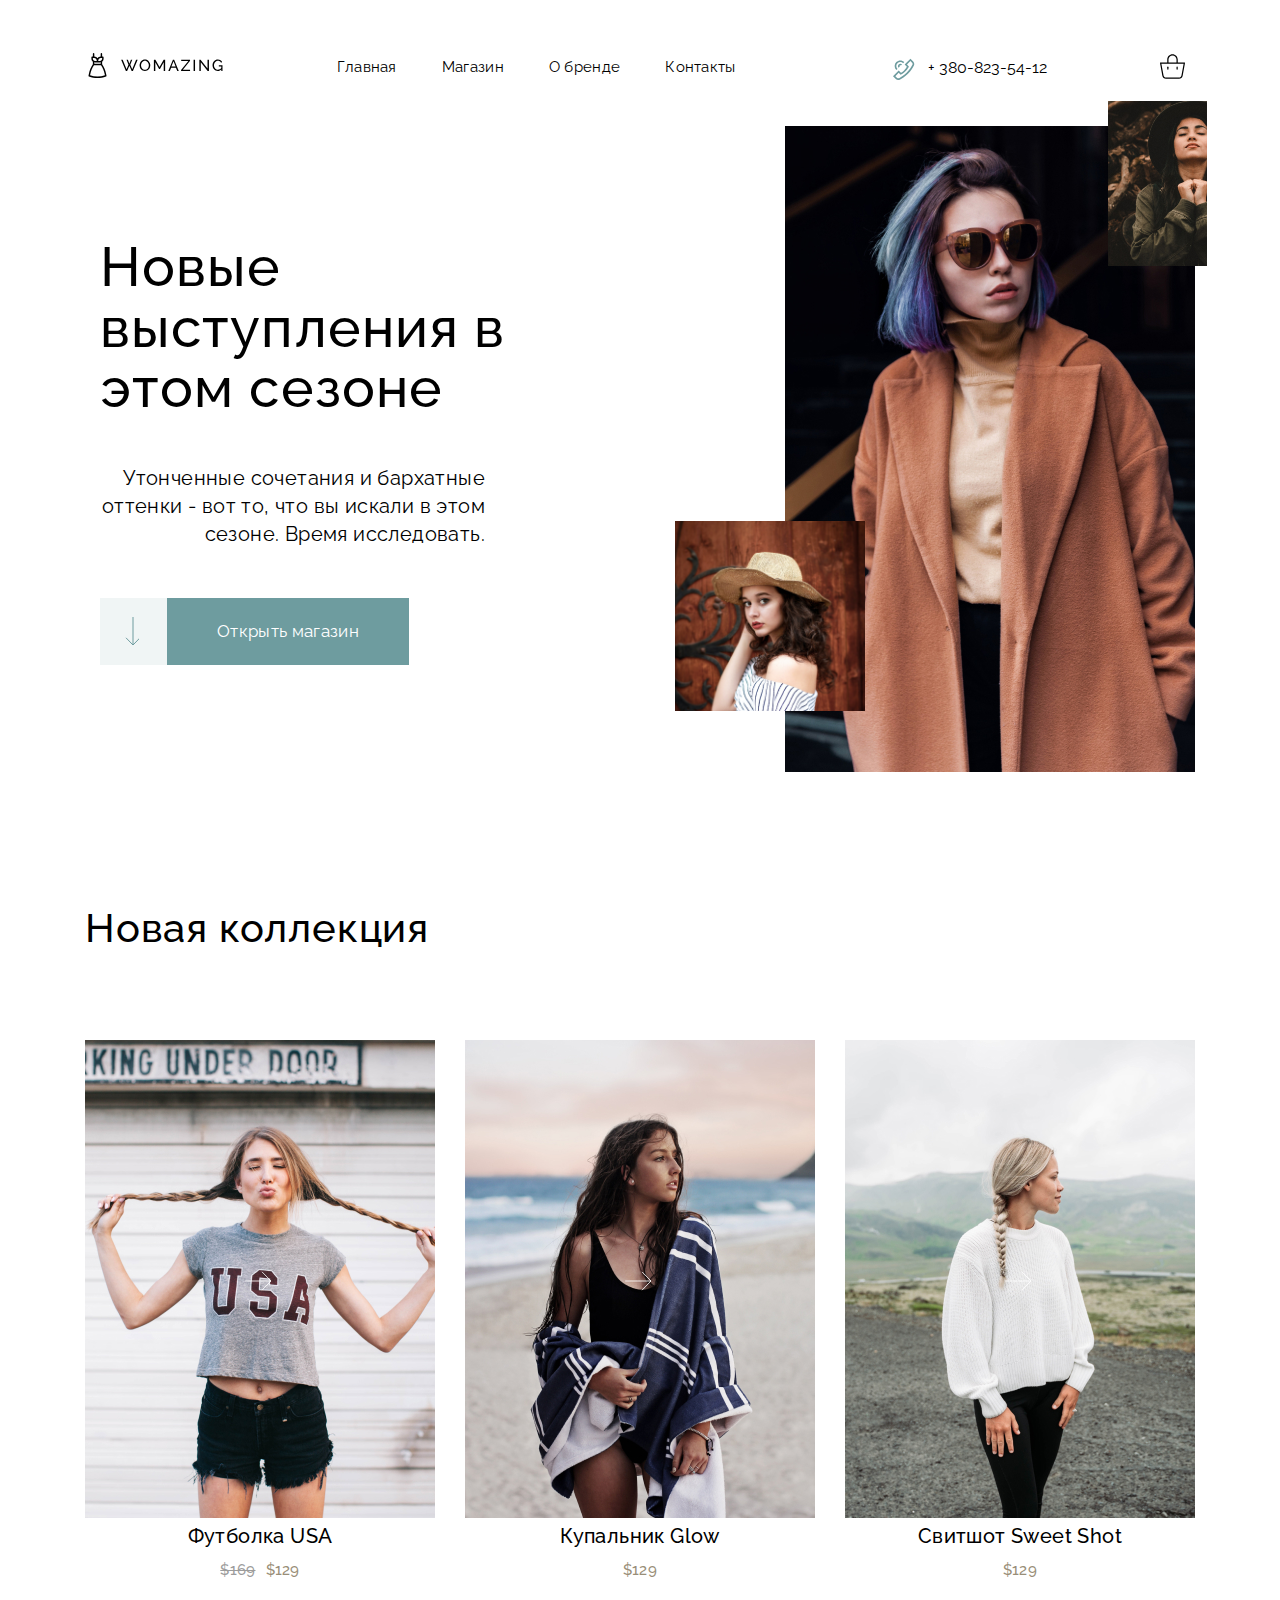
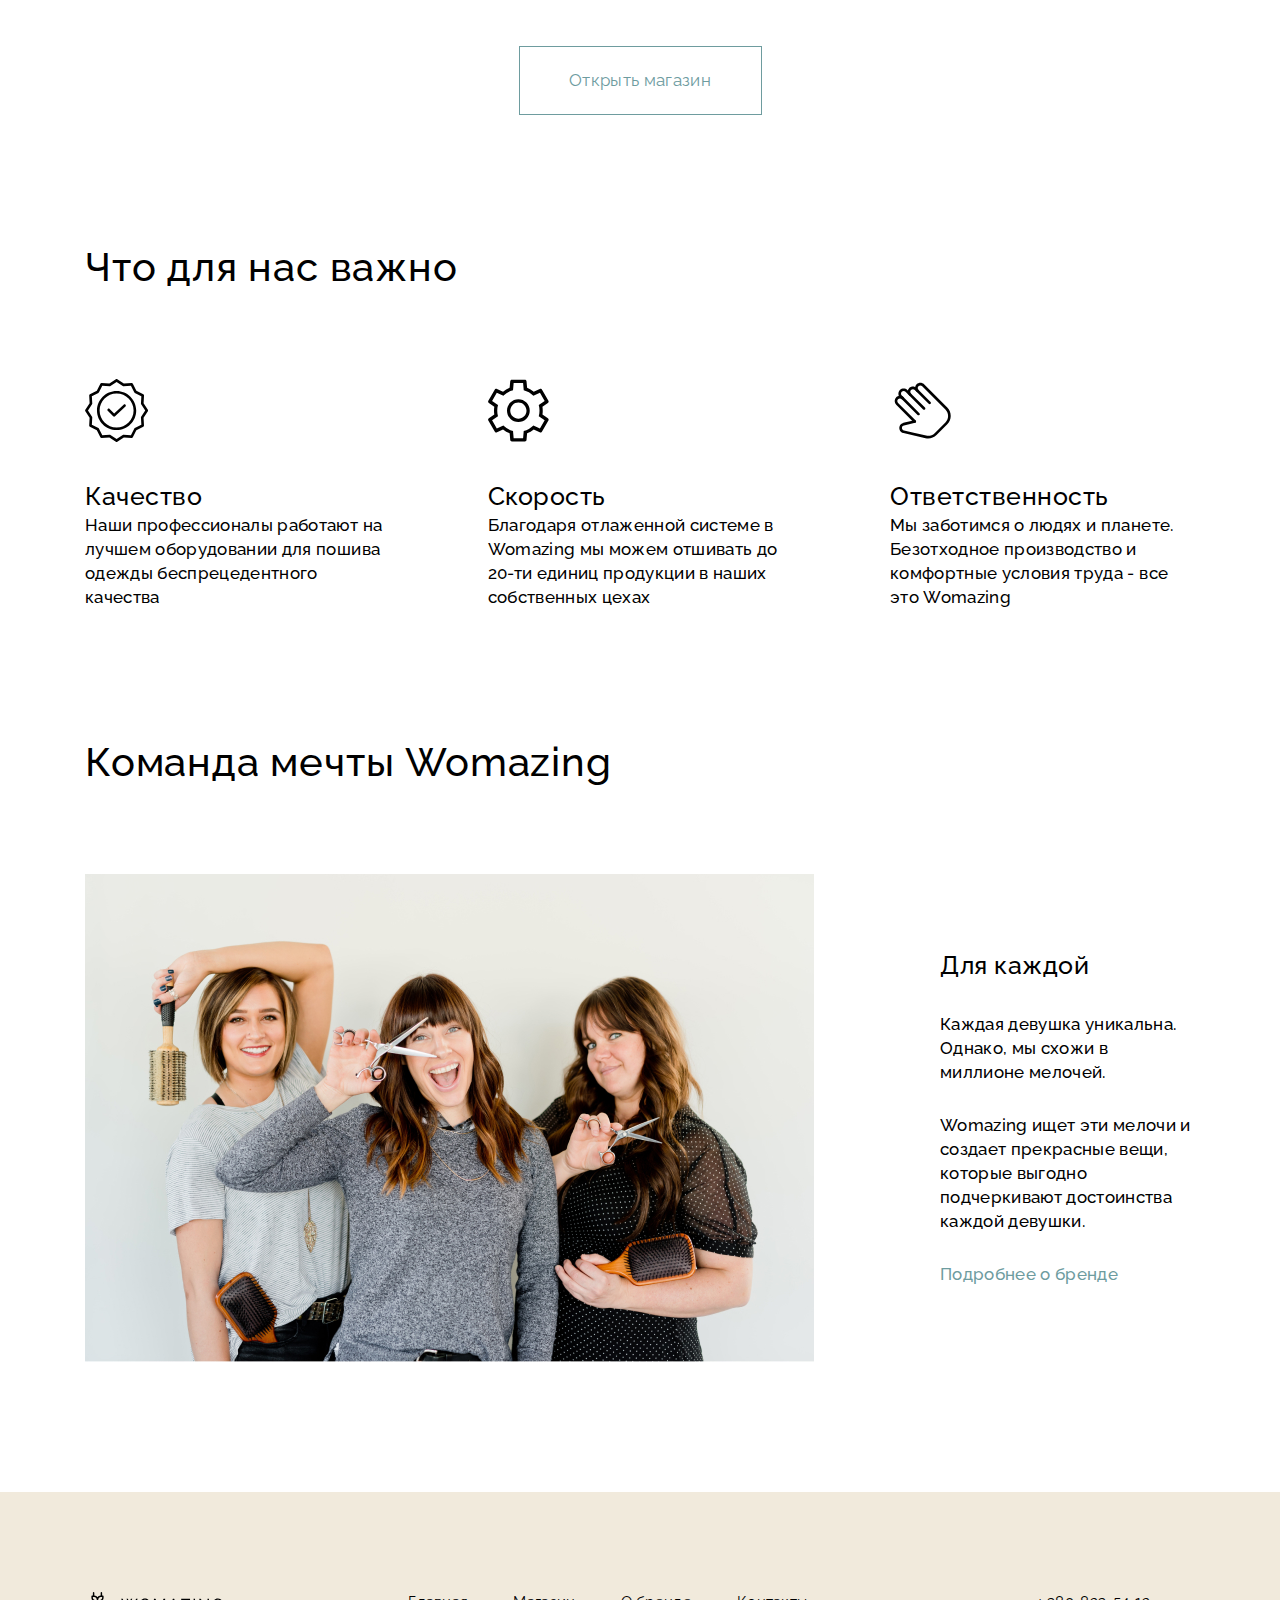
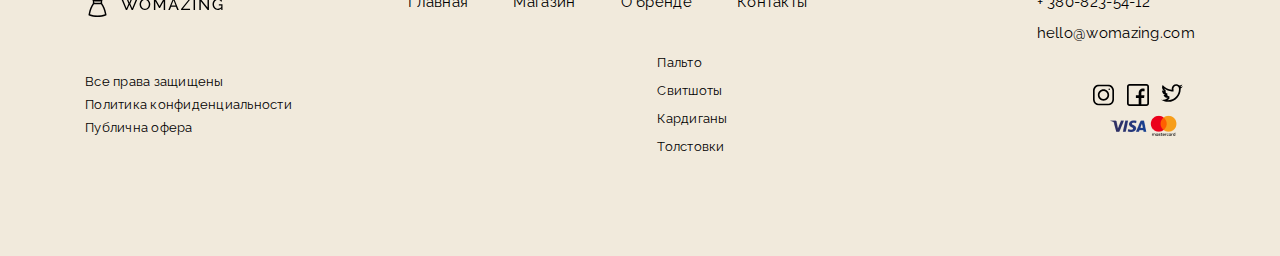
<file: index.html>
<!DOCTYPE html>
<html lang="en">
  <head>
    <meta charset="UTF-8" />
    <meta http-equiv="X-UA-Compatible" content="IE=edge" />
    <meta name="viewport" content="width=device-width, initial-scale=1.0" />
    <link
      rel="stylesheet"
      href="https://fonts.googleapis.com/css2?family=Raleway:ital,wght@0,100;0,200;0,300;0,400;0,500;0,600;0,700;0,900;1,100;1,200;1,300;1,400&display=swap"
    />
    <link rel="stylesheet" href="./styles/style.css" />
    <link rel="stylesheet" href="./styles/home.css" />
    <title>womazing</title>
  </head>
  <body>
    <section class="home">
      <div class="home__inner-bg"></div>
      <div class="container">
        <nav class="nav">
          <a class="logo" href="#">
            <img class="logo__img" src="./img/logo.svg" alt="logo" />
          </a>
          <ul class="nav__list">
            <li class="nav__item">
              <a class="nav__link" href="#">Главная</a>
            </li>
            <li class="nav__item">
              <a class="nav__link" href="./shop.html">Магазин</a>
            </li>
            <li class="nav__item">
              <a class="nav__link" href="./about.html">О бренде</a>
            </li>
            <li class="nav__item">
              <a class="nav__link" href="./contacts.html">Контакты</a>
            </li>
          </ul>

          <a class="nav__phone" href="to:+3808235412">+ 380-823-54-12</a>
          <a class="nav__cart" href="#"></a>
          <button class="menu">
            <span class="menu__item">Menu</span>
          </button>
        </nav>

        <div class="home__inner">
          <div class="home__descr">
            <h1 class="home__title">Новые выступления в этом сезоне</h1>
            <p class="home__subtitle">
              Утонченные сочетания и бархатные оттенки - вот то, что вы искали в
              этом сезоне. Время исследовать.
            </p>
            <div class="home__link">
              <a class="home__bottom" href="#">bottom</a>
              <a class="home__shop" href="#">Открыть магазин</a>
            </div>
          </div>
          <div class="home__images">
            <img src="./img/home/bg.jpg" alt="" class="home__img" />
          </div>
        </div>
      </div>
    </section>
    <main>
      <section class="collection">
        <div class="container">
          <h2 class="title">Новая коллекция</h2>
          <ul class="collection__list">
            <li class="collection__item">
              <article class="collection__article">
                <a href="./item.html" class="collection__link">
                  <div class="collection__image">
                    <img
                      alt="photo collection"
                      class="collection__img"
                      src="./img/home/collection/1.jpg"
                    />
                  </div>
                </a>
                <p class="collection__item-title">Футболка USA</p>
                <div class="collection__price">
                  <p class="collection__old-price">$169</p>
                  <p class="collection__new-price">$129</p>
                </div>
              </article>
            </li>
            <li class="collection__item">
              <article class="collection__article">
                <a href="./item.html" class="collection__link">
                  <div class="collection__image">
                    <img
                      alt="photo collection"
                      class="collection__img"
                      src="./img/home/collection/2.jpg"
                    />
                  </div>
                </a>
                <p class="collection__item-title">Купальник Glow</p>
                <div class="collection__price">
                  <p class="collection__new-price">$129</p>
                </div>
              </article>
            </li>
            <li class="collection__item">
              <article class="collection__article">
                <a href="./item.html" class="collection__link">
                  <div class="collection__image">
                    <img
                      alt="photo collection"
                      class="collection__img"
                      src="./img/home/collection/3.jpg"
                    />
                  </div>
                </a>
                <p class="collection__item-title">Свитшот Sweet Shot</p>
                <div class="collection__price">
                  <p class="collection__new-price">$129</p>
                </div>
              </article>
            </li>
          </ul>
          <a class="collection__shop-link" href="/shop.html">Oткрыть магазин</a>
        </div>
      </section>
      <section class="important">
        <div class="container">
          <h2 class="title">Что для нас важно</h2>
          <ul class="important__list">
            <li class="important__item important__item--quality">
              <p class="important__item-title">Качество</p>
              <p class="important__item-description">
                Наши профессионалы работают на лучшем оборудовании для пошива
                одежды беспрецедентного качества
              </p>
            </li>
            <li class="important__item important__item--speed">
              <p class="important__item-title">Скорость</p>
              <p class="important__item-description">
                Благодаря отлаженной системе в Womazing мы можем отшивать до
                20-ти единиц продукции в наших собственных цехах
              </p>
            </li>
            <li class="important__item important__item--responsibility">
              <p class="important__item-title">Oтветственность</p>
              <p class="important__item-description">
                Мы заботимся о людях и планете. Безотходное производство и
                комфортные условия труда - все это Womazing
              </p>
            </li>
          </ul>
        </div>
      </section>
      <section class="team">
        <div class="container">
          <h2 class="title">Команда мечты Womazing</h2>
          <div class="team__inner">
            <img class="team__img" src="./img/home/team.jpg" alt="team" />
            <div class="team__description">
              <p class="team__title">Для каждой</p>
              <p class="team__text">
                Каждая девушка уникальна. Однако, мы схожи в миллионе мелочей.
              </p>
              <p class="team__text">
                Womazing ищет эти мелочи и создает прекрасные вещи, которые
                выгодно подчеркивают достоинства каждой девушки.
              </p>
              <a class="team__link" href="./about.html">Подробнее о бренде</a>
            </div>
          </div>
        </div>
      </section>
    </main>
    <footer class="footer">
      <div class="container">
        <div class="footer__nav">
          <a class="logo" href="#">
            <img class="logo__img" src="./img/logo.svg" alt="logo" />
          </a>

          <ul class="nav__list">
            <li class="nav__item">
              <a class="nav__link" href="#">Главная</a>
            </li>
            <li class="nav__item">
              <a class="nav__link" href="./shop.html">Магазин</a>
            </li>
            <li class="nav__item">
              <a class="nav__link" href="./about.html">О бренде</a>
            </li>
            <li class="nav__item">
              <a class="nav__link" href="./contacts.html">Контакты</a>
            </li>
          </ul>
          <div class="footer__contacts">
            <a class="footer__phone" href="to:+3808235412">+ 380-823-54-12</a>
            <a class="footer__mail" href="mailto:hello@womazing.com"
              >hello@womazing.com</a
            >
          </div>
        </div>

        <div class="footer__items">
          <ul class="footer__copy">
            <li class="footer__copy-item">
              <p class="footer__copyright">Все права защищены</p>
            </li>
            <li class="footer__copy-item">
              <a class="footer__link" href="#">Политика конфиденциальности</a>
            </li>
            <li class="footer__copy-item">
              <a class="footer__link" href="#">Публична офера</a>
            </li>
          </ul>
          <ul class="footer__item">
            <li class="footer__clothing">
              <a class="footer__link" href="#">Пальто</a>
            </li>
            <li class="footer__clothing">
              <a class="footer__link" href="#">Свитшоты</a>
            </li>
            <li class="footer__clothing">
              <a class="footer__link" href="#">Кардиганы</a>
            </li>
              <li class="footer__clothing">
                <a class="footer__link" href="#">Толстовки</a>
            </li>
          </ul>
          
         <div class="footer__social-items">
          <ul class="footer__social">
            <li class="footer__social-item">
              <a class="footer__social-link footer--instagram" href="#">instagram</a>
            </li>
            <li class="footer__social-item">
              <a class="footer__social-link footer--facebook" href="#">Facebook</a>
              <li class="footer__social-item">
                <a class="footer__social-link footer--twitter" href="#">twitter</a>
            </li>
          </ul>
          <img class="footer__pay" src="./img/icons/visa-mastercard.png" alt="visa-mastercard" >
        </div>
        </div>
      </div>
    </footer>
    <script src="./index.js"></script>
  </body>
</html>
</file>
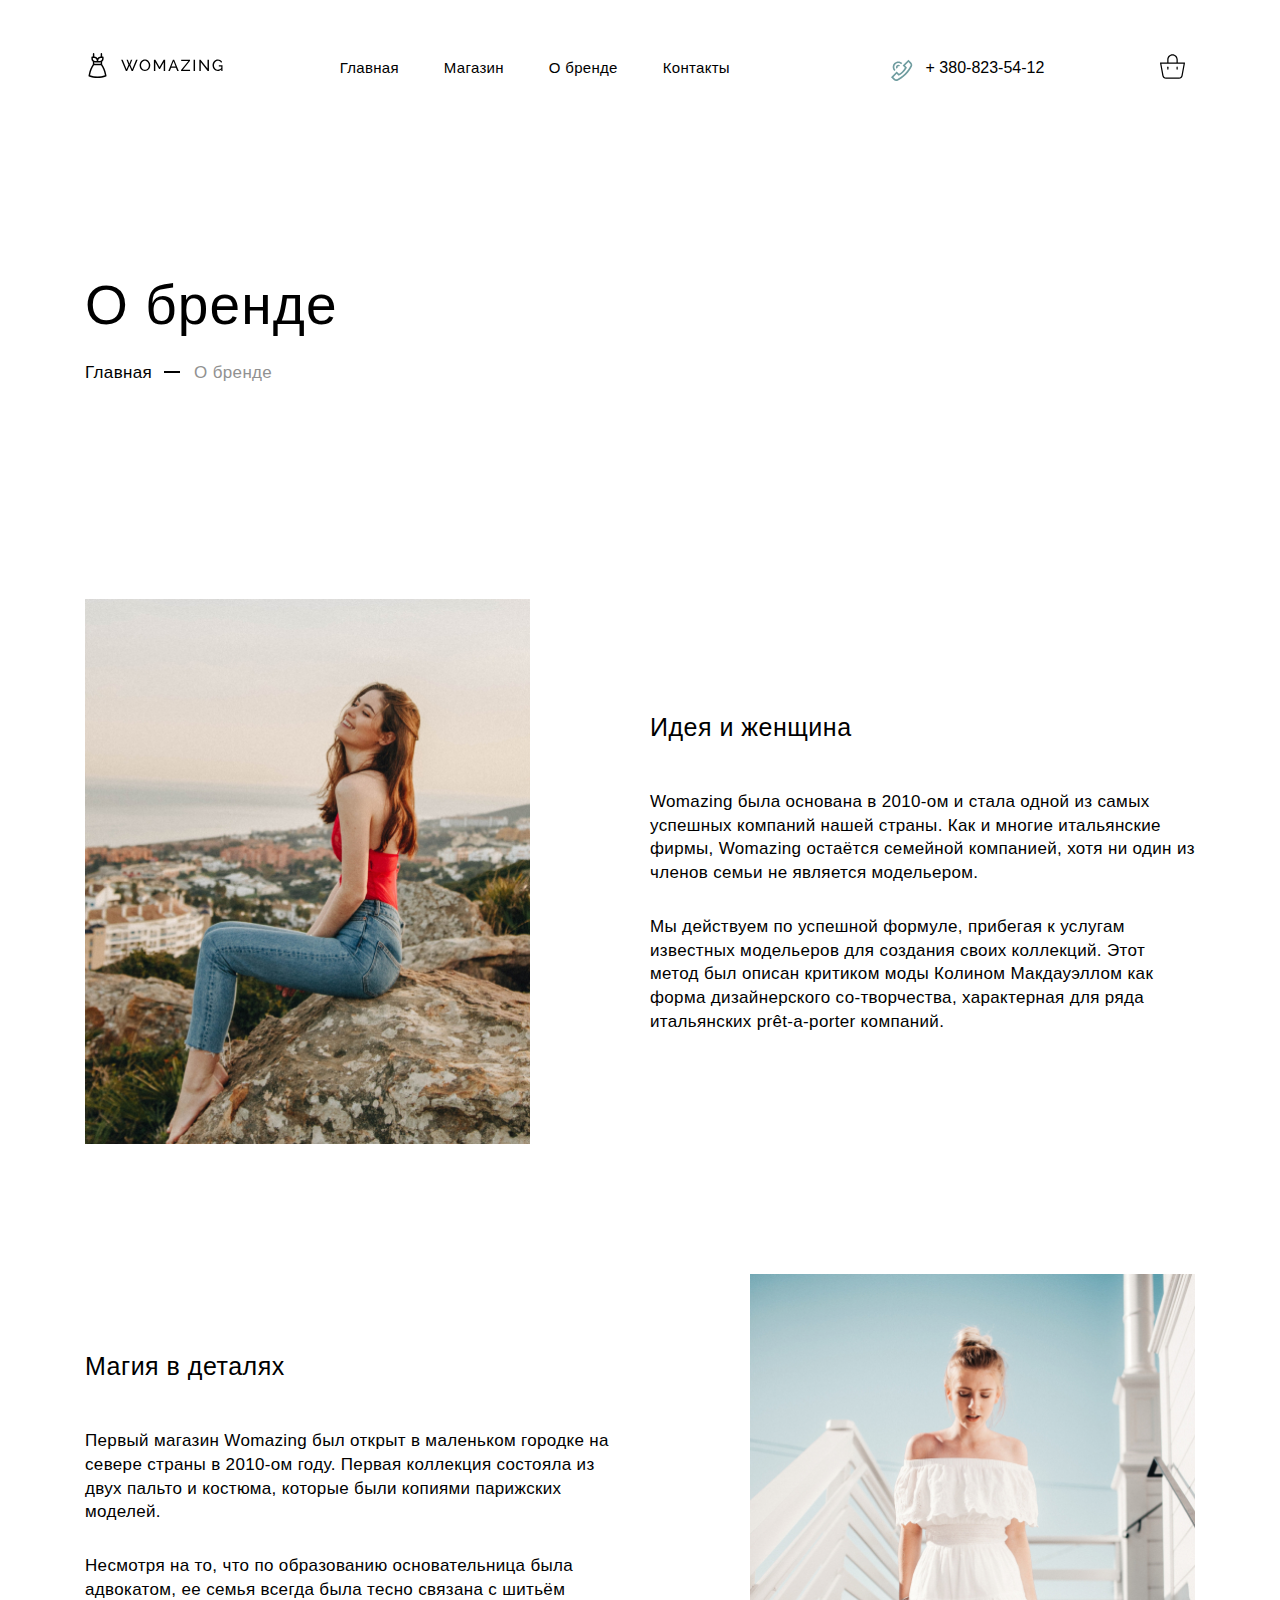
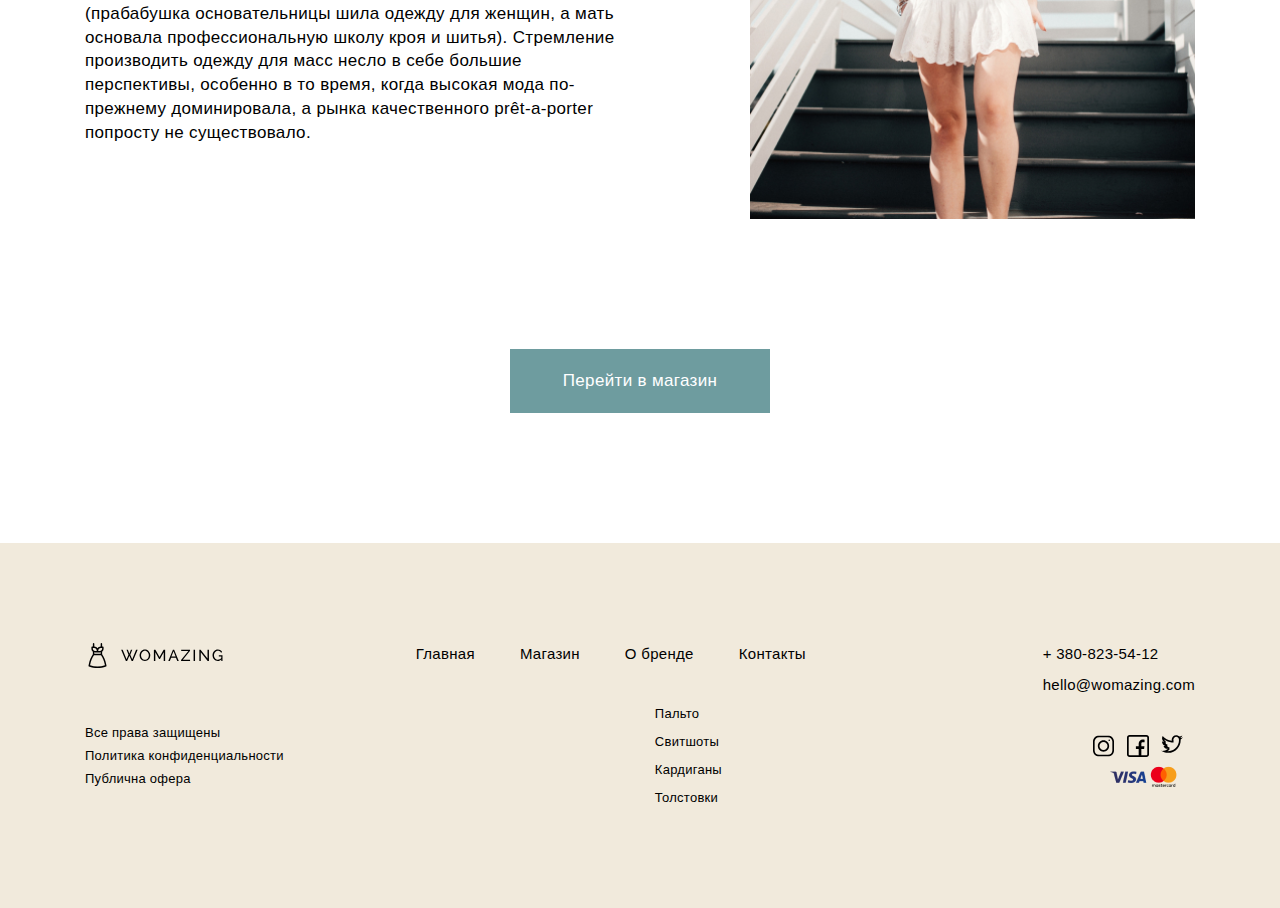
<file: about.html>
<!DOCTYPE html>
<html lang="en">
  <head>
    <meta charset="UTF-8" />
    <meta http-equiv="X-UA-Compatible" content="IE=edge" />
    <meta name="viewport" content="width=device-width, initial-scale=1.0" />
    <link rel="stylesheet" href="./styles/style.css" />
    <link rel="stylesheet" href="./styles/about.css" />
    <title>about</title>
  </head>
  <body>
    <div class="container">
      <nav class="nav">
        <a class="logo" href="#">
          <img class="logo__img" src="./img/logo.svg" alt="logo" />
        </a>
        <ul class="nav__list">
          <li class="nav__item">
            <a class="nav__link" href="./index.html">Главная</a>
          </li>
          <li class="nav__item">
            <a class="nav__link" href="./shop.html">Магазин</a>
          </li>
          <li class="nav__item">
            <a class="nav__link" href="./about.html">О бренде</a>
          </li>
          <li class="nav__item">
            <a class="nav__link" href="./contacts.html">Контакты</a>
          </li>
        </ul>

        <a class="nav__phone" href="to:+3808235412">+ 380-823-54-12</a>
        <a class="nav__cart" href="#"></a>
        <button class="menu">
          <span class="menu__item">Menu</span>
        </button>
      </nav>
    </div>
    <main>
      <section class="about">
        <div class="container">
          <h1 class="about__title">O бренде</h1>
          <ul class="crumbs">
            <li class="crumbs__item">
              <a class="crumbs__link" href="./index.html">Главная</a>
            </li>

            <li class="crumbs__item">О бренде</li>
          </ul>

          <div class="about__inner">
            <img class="about__img" src="./img/about/1.jpg" alt="woman" />
            <div class="about__description">
              <h2 class="about__item-title">Идея и женщина</h2>
              <p class="about__text">
                Womazing была основана в 2010-ом и стала одной из самых успешных
                компаний нашей страны. Как и многие итальянские фирмы, Womazing
                остаётся семейной компанией, хотя ни один из членов семьи не
                является модельером.
              </p>
              <p class="about__text">
                Мы действуем по успешной формуле, прибегая к услугам известных
                модельеров для создания своих коллекций. Этот метод был описан
                критиком моды Колином Макдауэллом как форма дизайнерского
                со-творчества, характерная для ряда итальянских prêt-a-porter
                компаний.
              </p>
            </div>
          </div>
              <div class="about__inner">
                <img class="about__img about--reverse" src="./img/about/2.jpg" alt="woman" />
              <div class="about__description">
                <h2 class="about__item-title">
                  Магия в деталях
                </h2>
              <p class="about__text">
                Первый магазин Womazing был открыт в маленьком городке на севере
                страны в 2010-ом году. Первая коллекция состояла из двух пальто
                и костюма, которые были копиями парижских моделей. 
              </p>
              <p class="about__text">
                Несмотря на
                то, что по образованию основательница была адвокатом, ее семья
                всегда была тесно связана с шитьём (прабабушка основательницы
                шила одежду для женщин, а мать основала профессиональную школу
                кроя и шитья). Стремление производить одежду для масс несло в
                себе большие перспективы, особенно в то время, когда высокая
                мода по-прежнему доминировала, а рынка качественного
                prêt-a-porter попросту не существовало.
              </p>
            </div>
            </div>
         <a class="about__link primary__btn" href="./shop.html">Перейти в магазин</a>
          </div>
          </section>
    </main>
    <footer class="footer">
      <div class="container">
        <div class="footer__nav">
          <a class="logo" href="#">
            <img class="logo__img" src="./img/logo.svg" alt="logo" />
          </a>

          <ul class="nav__list">
            <li class="nav__item">
              <a class="nav__link" href="#">Главная</a>
            </li>
            <li class="nav__item">
              <a class="nav__link" href="./shop.html">Магазин</a>
            </li>
            <li class="nav__item">
              <a class="nav__link" href="./about.html">О бренде</a>
            </li>
            <li class="nav__item">
              <a class="nav__link" href="./contacts.html">Контакты</a>
            </li>
          </ul>
          <div class="footer__contacts">
            <a class="footer__phone" href="to:+3808235412">+ 380-823-54-12</a>
            <a class="footer__mail" href="mailto:hello@womazing.com"
              >hello@womazing.com</a
            >
          </div>
        </div>

        <div class="footer__items">
          <ul class="footer__copy">
            <li class="footer__copy-item">
              <p class="footer__copyright">Все права защищены</p>
            </li>
            <li class="footer__copy-item">
              <a class="footer__link" href="#">Политика конфиденциальности</a>
            </li>
            <li class="footer__copy-item">
              <a class="footer__link" href="#">Публична офера</a>
            </li>
          </ul>
          <ul class="footer__item">
            <li class="footer__clothing">
              <a class="footer__link" href="#">Пальто</a>
            </li>
            <li class="footer__clothing">
              <a class="footer__link" href="#">Свитшоты</a>
            </li>
            <li class="footer__clothing">
              <a class="footer__link" href="#">Кардиганы</a>
            </li>
            <li class="footer__clothing">
              <a class="footer__link" href="#">Толстовки</a>
            </li>
          </ul>

          <div class="footer__social-items">
            <ul class="footer__social">
              <li class="footer__social-item">
                <a class="footer__social-link footer--instagram" href="#"
                  >instagram</a
                >
              </li>
              <li class="footer__social-item">
                <a class="footer__social-link footer--facebook" href="#"
                  >Facebook</a
                >
              </li>

              <li class="footer__social-item">
                <a class="footer__social-link footer--twitter" href="#"
                  >twitter</a
                >
              </li>
            </ul>
            <img
              class="footer__pay"
              src="./img/icons/visa-mastercard.png"
              alt="visa-mastercard"
            />
          </div>
        </div>
      </div>
    </footer>
    <script src="./index.js"></script>
  </body>
</html>
</file>
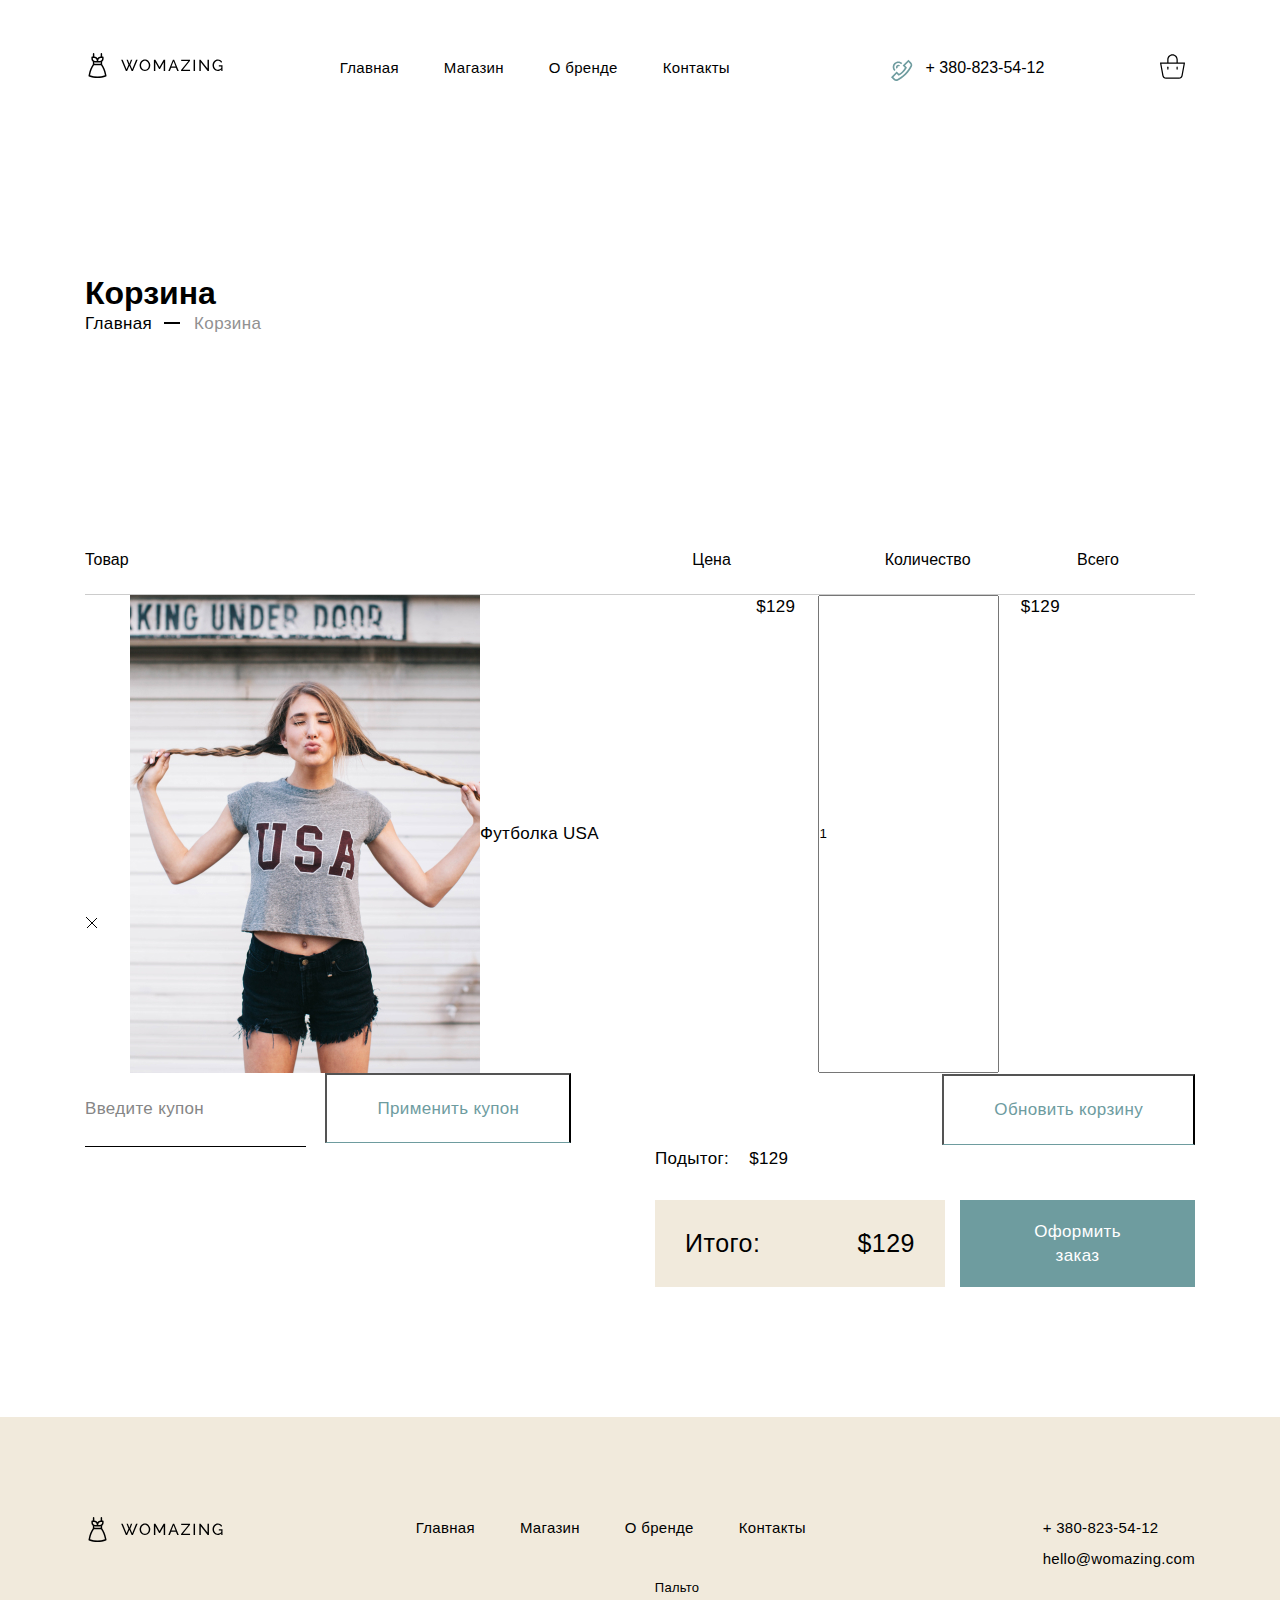
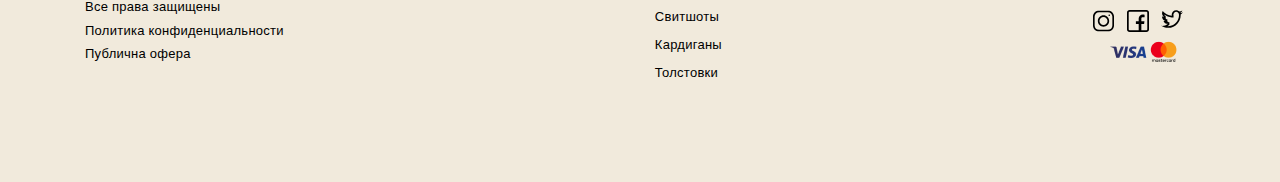
<file: cart.html>
<!DOCTYPE html>
<html lang="en">
  <head>
    <meta charset="UTF-8" />
    <meta http-equiv="X-UA-Compatible" content="IE=edge" />
    <meta name="viewport" content="width=device-width, initial-scale=1.0" />
    <link rel="stylesheet" href="./styles/style.css" />
    <link rel="stylesheet" href="./styles/cart.css" />
    <title>Корзина</title>
  </head>
  <body>
    <div class="container">
      <nav class="nav">
        <a class="logo" href="#">
          <img class="logo__img" src="./img/logo.svg" alt="logo" />
        </a>
        <ul class="nav__list">
          <li class="nav__item">
            <a class="nav__link" href="./index.html">Главная</a>
          </li>
          <li class="nav__item">
            <a class="nav__link" href="./shop.html">Магазин</a>
          </li>
          <li class="nav__item">
            <a class="nav__link" href="./about.html">О бренде</a>
          </li>
          <li class="nav__item">
            <a class="nav__link" href="./contacts.html">Контакты</a>
          </li>
        </ul>

        <a class="nav__phone" href="to:+3808235412">+ 380-823-54-12</a>
        <a class="nav__cart" href="#"></a>
        <button class="menu">
          <span class="menu__item">Menu</span>
        </button>
      </nav>
    </div>

    <main>
      <section class="cart">
        <div class="container">
          <h1 class="page__title">Корзина</h1>
          <ul class="crumbs">
            <li class="crumbs__item">
              <a class="crumbs__link" href="./index.html">Главная</a>
            </li>
            <li class="crumbs__item">Корзина</li>
          </ul>
          <ul class="cart__list">
            <li class="cart__item">Товар</li>
            <li class="cart__item">Цена</li>
            <li class="cart__item">Количество</li>
            <li class="cart__item">Всего</li>
          </ul>
          <div class="cart__description">
            <div class="cart__description-main">
            <button class="cart__delete">x</button>
            <img class="cart__img" src="./img/home/collection/1.jpg" alt="x" />
            <p class="cart__name">Футболка USA</p>
          </div>
            <p class="cart__price">$129</p>
            <input class="cart__amount" type="number" value="1" />
            <p class="cart__price-full">$129</p>
          </div>
          <form class="cart__cupon">
            <div class="cart__cupon-inner">
              <label class="cart__lable">
                <input
                  type="text"
                  class="cart__input"
                  placeholder="Введите купон"
                />
              </label>
              <button class="cart__button">Применить купон</button>
            </div>
            <button class="cart__button">Обновить корзину</button>
          </form>
          <div class="cart__total">
            <div class="cart__total-about">
              <p class="cart__total-title">Подытог:</p>
              <p class="cart__total-price">$129</p>
            </div>
            <div class="cart__total-inner">
              <div class="cart__about">
                <p class="cart__about-title">Итого:</p>
                <p class="cart__about-price">$129</p>
              </div>
              <button class="primary__btn cart__btn">Оформить заказ</button>
            </div>
          </div>
        </div>
      </section>
    </main>

    <footer class="footer">
      <div class="container">
        <div class="footer__nav">
          <a class="logo" href="#">
            <img class="logo__img" src="./img/logo.svg" alt="logo" />
          </a>

          <ul class="nav__list">
            <li class="nav__item">
              <a class="nav__link" href="#">Главная</a>
            </li>
            <li class="nav__item">
              <a class="nav__link" href="./shop.html">Магазин</a>
            </li>
            <li class="nav__item">
              <a class="nav__link" href="./about.html">О бренде</a>
            </li>
            <li class="nav__item">
              <a class="nav__link" href="./contacts.html">Контакты</a>
            </li>
          </ul>
          <div class="footer__contacts">
            <a class="footer__phone" href="to:+3808235412">+ 380-823-54-12</a>
            <a class="footer__mail" href="mailto:hello@womazing.com"
              >hello@womazing.com</a
            >
          </div>
        </div>

        <div class="footer__items">
          <ul class="footer__copy">
            <li class="footer__copy-item">
              <p class="footer__copyright">Все права защищены</p>
            </li>
            <li class="footer__copy-item">
              <a class="footer__link" href="#">Политика конфиденциальности</a>
            </li>
            <li class="footer__copy-item">
              <a class="footer__link" href="#">Публична офера</a>
            </li>
          </ul>
          <ul class="footer__item">
            <li class="footer__clothing">
              <a class="footer__link" href="#">Пальто</a>
            </li>
            <li class="footer__clothing">
              <a class="footer__link" href="#">Свитшоты</a>
            </li>
            <li class="footer__clothing">
              <a class="footer__link" href="#">Кардиганы</a>
            </li>
            <li class="footer__clothing">
              <a class="footer__link" href="#">Толстовки</a>
            </li>
          </ul>

          <div class="footer__social-items">
            <ul class="footer__social">
              <li class="footer__social-item">
                <a class="footer__social-link footer--instagram" href="#"
                  >instagram</a
                >
              </li>
              <li class="footer__social-item">
                <a class="footer__social-link footer--facebook" href="#"
                  >Facebook</a
                >
              </li>

              <li class="footer__social-item">
                <a class="footer__social-link footer--twitter" href="#"
                  >twitter</a
                >
              </li>
            </ul>
            <img
              class="footer__pay"
              src="./img/icons/visa-mastercard.png"
              alt="visa-mastercard"
            />
          </div>
        </div>
      </div>
    </footer>
    <script src="./index.js"></script>
  </body>
</html>
</file>
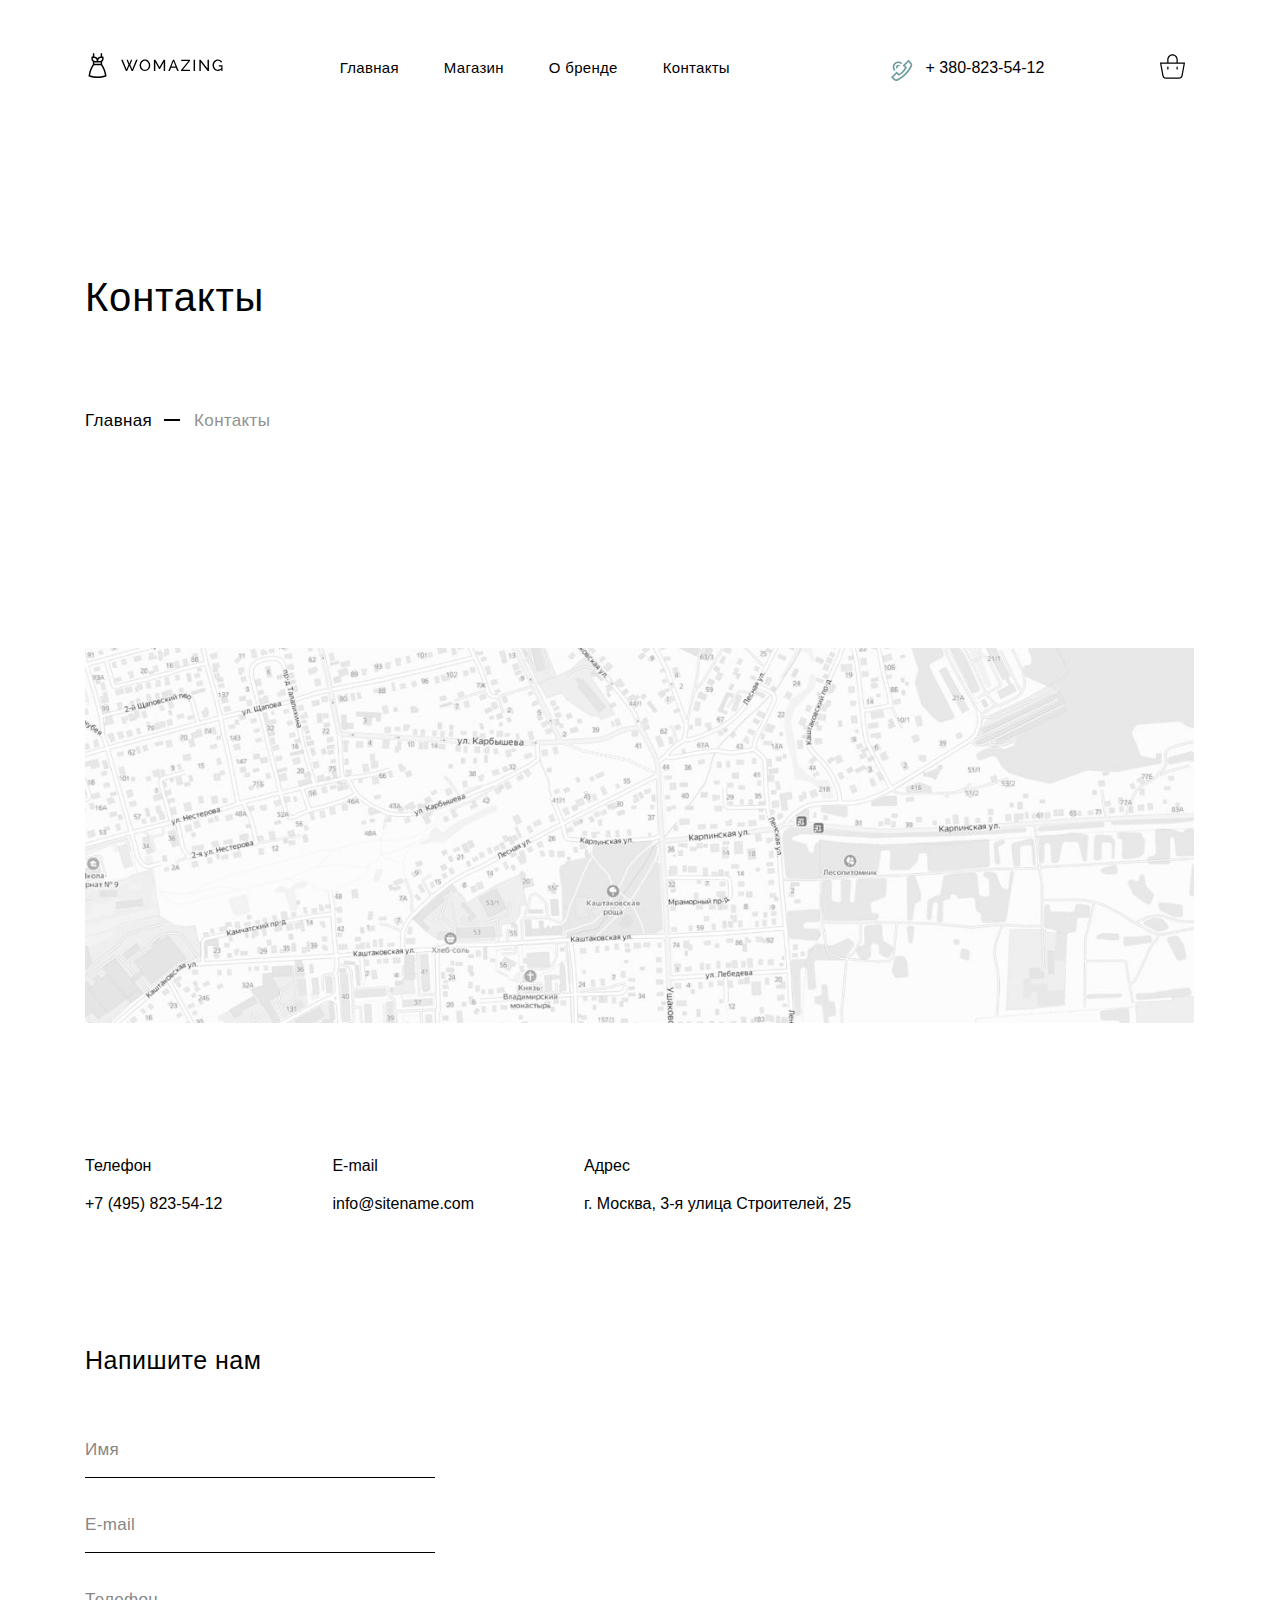
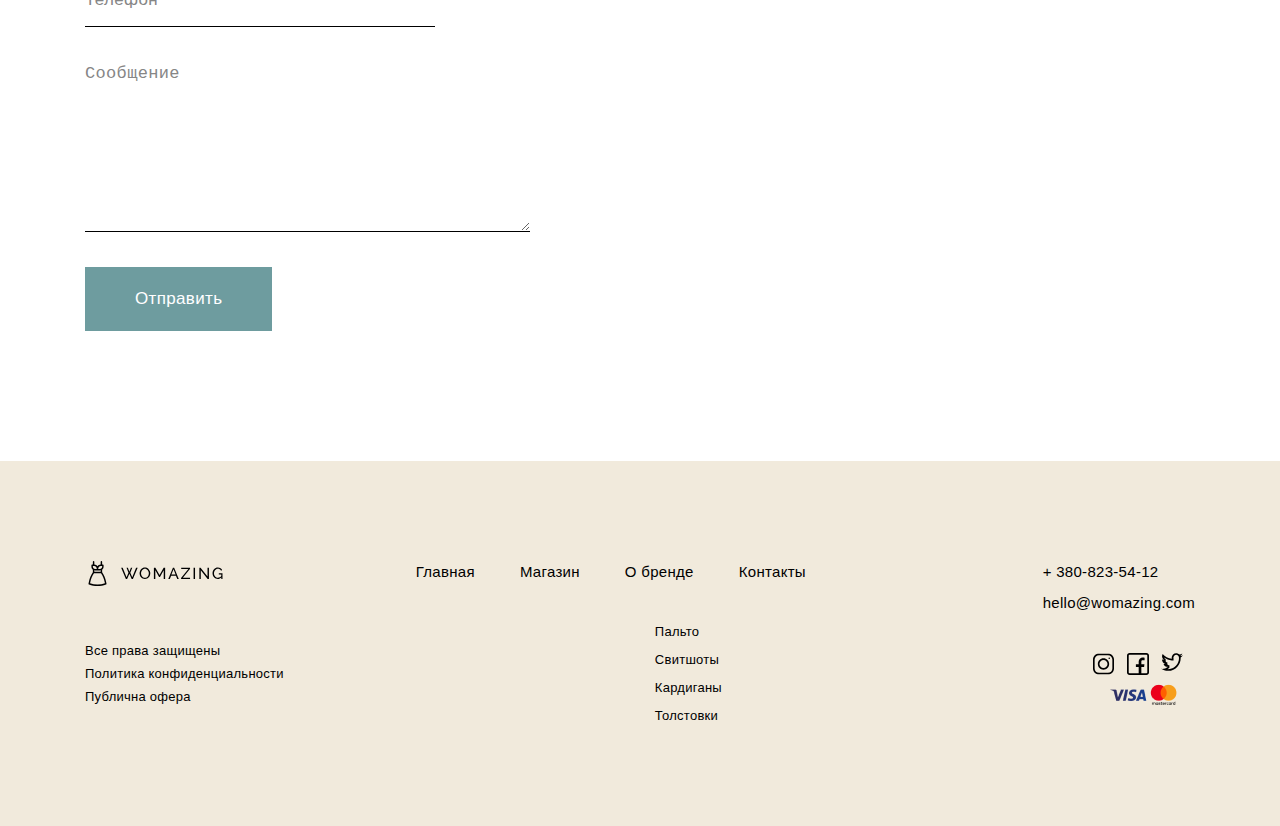
<file: contacts.html>
<!DOCTYPE html>
<html lang="en">
  <head>
    <meta charset="UTF-8" />
    <meta http-equiv="X-UA-Compatible" content="IE=edge" />
    <meta name="viewport" content="width=device-width, initial-scale=1.0" />
    <link rel="stylesheet" href="./styles/style.css" />
    <link rel="stylesheet" href="./styles/contacts.css" />
    <title>contacts</title>
  </head>
  <body>
    <div class="container">
      <nav class="nav">
        <a class="logo" href="#">
          <img class="logo__img" src="./img/logo.svg" alt="logo" />
        </a>
        <ul class="nav__list">
          <li class="nav__item">
            <a class="nav__link" href="./index.html">Главная</a>
          </li>
          <li class="nav__item">
            <a class="nav__link" href="./shop.html">Магазин</a>
          </li>
          <li class="nav__item">
            <a class="nav__link" href="./about.html">О бренде</a>
          </li>
          <li class="nav__item">
            <a class="nav__link" href="./contacts.html">Контакты</a>
          </li>
        </ul>

        <a class="nav__phone" href="to:+3808235412">+ 380-823-54-12</a>
        <a class="nav__cart" href="#"></a>
        <button class="menu">
          <span class="menu__item">Menu</span>
        </button>
      </nav>
    </div>
    <main>
      <section class="contacts">
        <div class="container">
          <h1 class="title">Контакты</h1>
          <ul class="crumbs">
            <li class="crumbs__item">
              <a class="crumbs__link" href="./index.html">Главная</a>
            </li>
            <li class="crumbs__item">Контакты</li>
          </ul>
          <div class="contacts__image">
            <img
              src="./img/contacts/bigcard.jpg"
              alt=""
              class="contacts__img"
            />
          </div>
          <ul class="contacts__list">
            <li class="contacts__item">
              <p class="contacts__name">Телефон</p>
              <p class="contacts__value">+7 (495) 823-54-12</p>
            </li>
            <li class="contacts__item">
              <p class="contacts__name">E-mail</p>
              <p class="contacts__value">info@sitename.com</p>
            </li>
            <li class="contacts__item">
              <p class="contacts__name">Адрес</p>
              <p class="contacts__value">г. Москва, 3-я улица Строителей, 25</p>
            </li>
          </ul>
          <p class="contacts__small-title">Напишите нам</p>
          <form class="contacts__form">
            <input class="contacts__input" type="text" placeholder="Имя" />
            <input class="contacts__input" type="text" placeholder="E-mail" />
            <input class="contacts__input" type="text" placeholder="Телефон" />
            <textarea class="contacts__textarea" cols="30" rows="10" placeholder="Сообщение"></textarea>
          </form>
          <button class="primary__btn">Отправить</button>
        </div>
      </section>
    </main>
    <footer class="footer">
      <div class="container">
        <div class="footer__nav">
          <a class="logo" href="#">
            <img class="logo__img" src="./img/logo.svg" alt="logo" />
          </a>

          <ul class="nav__list">
            <li class="nav__item">
              <a class="nav__link" href="#">Главная</a>
            </li>
            <li class="nav__item">
              <a class="nav__link" href="./shop.html">Магазин</a>
            </li>
            <li class="nav__item">
              <a class="nav__link" href="./about.html">О бренде</a>
            </li>
            <li class="nav__item">
              <a class="nav__link" href="./contacts.html">Контакты</a>
            </li>
          </ul>
          <div class="footer__contacts">
            <a class="footer__phone" href="to:+3808235412">+ 380-823-54-12</a>
            <a class="footer__mail" href="mailto:hello@womazing.com"
              >hello@womazing.com</a
            >
          </div>
        </div>

        <div class="footer__items">
          <ul class="footer__copy">
            <li class="footer__copy-item">
              <p class="footer__copyright">Все права защищены</p>
            </li>
            <li class="footer__copy-item">
              <a class="footer__link" href="#">Политика конфиденциальности</a>
            </li>
            <li class="footer__copy-item">
              <a class="footer__link" href="#">Публична офера</a>
            </li>
          </ul>
          <ul class="footer__item">
            <li class="footer__clothing">
              <a class="footer__link" href="#">Пальто</a>
            </li>
            <li class="footer__clothing">
              <a class="footer__link" href="#">Свитшоты</a>
            </li>
            <li class="footer__clothing">
              <a class="footer__link" href="#">Кардиганы</a>
            </li>
            <li class="footer__clothing">
              <a class="footer__link" href="#">Толстовки</a>
            </li>
          </ul>

          <div class="footer__social-items">
            <ul class="footer__social">
              <li class="footer__social-item">
                <a class="footer__social-link footer--instagram" href="#"
                  >instagram</a
                >
              </li>
              <li class="footer__social-item">
                <a class="footer__social-link footer--facebook" href="#"
                  >Facebook</a
                >
              </li>

              <li class="footer__social-item">
                <a class="footer__social-link footer--twitter" href="#"
                  >twitter</a
                >
              </li>
            </ul>
            <img
              class="footer__pay"
              src="./img/icons/visa-mastercard.png"
              alt="visa-mastercard"
            />
          </div>
        </div>
      </div>
    </footer>
    <script src="./index.js"></script>
  </body>
</html>
</file>
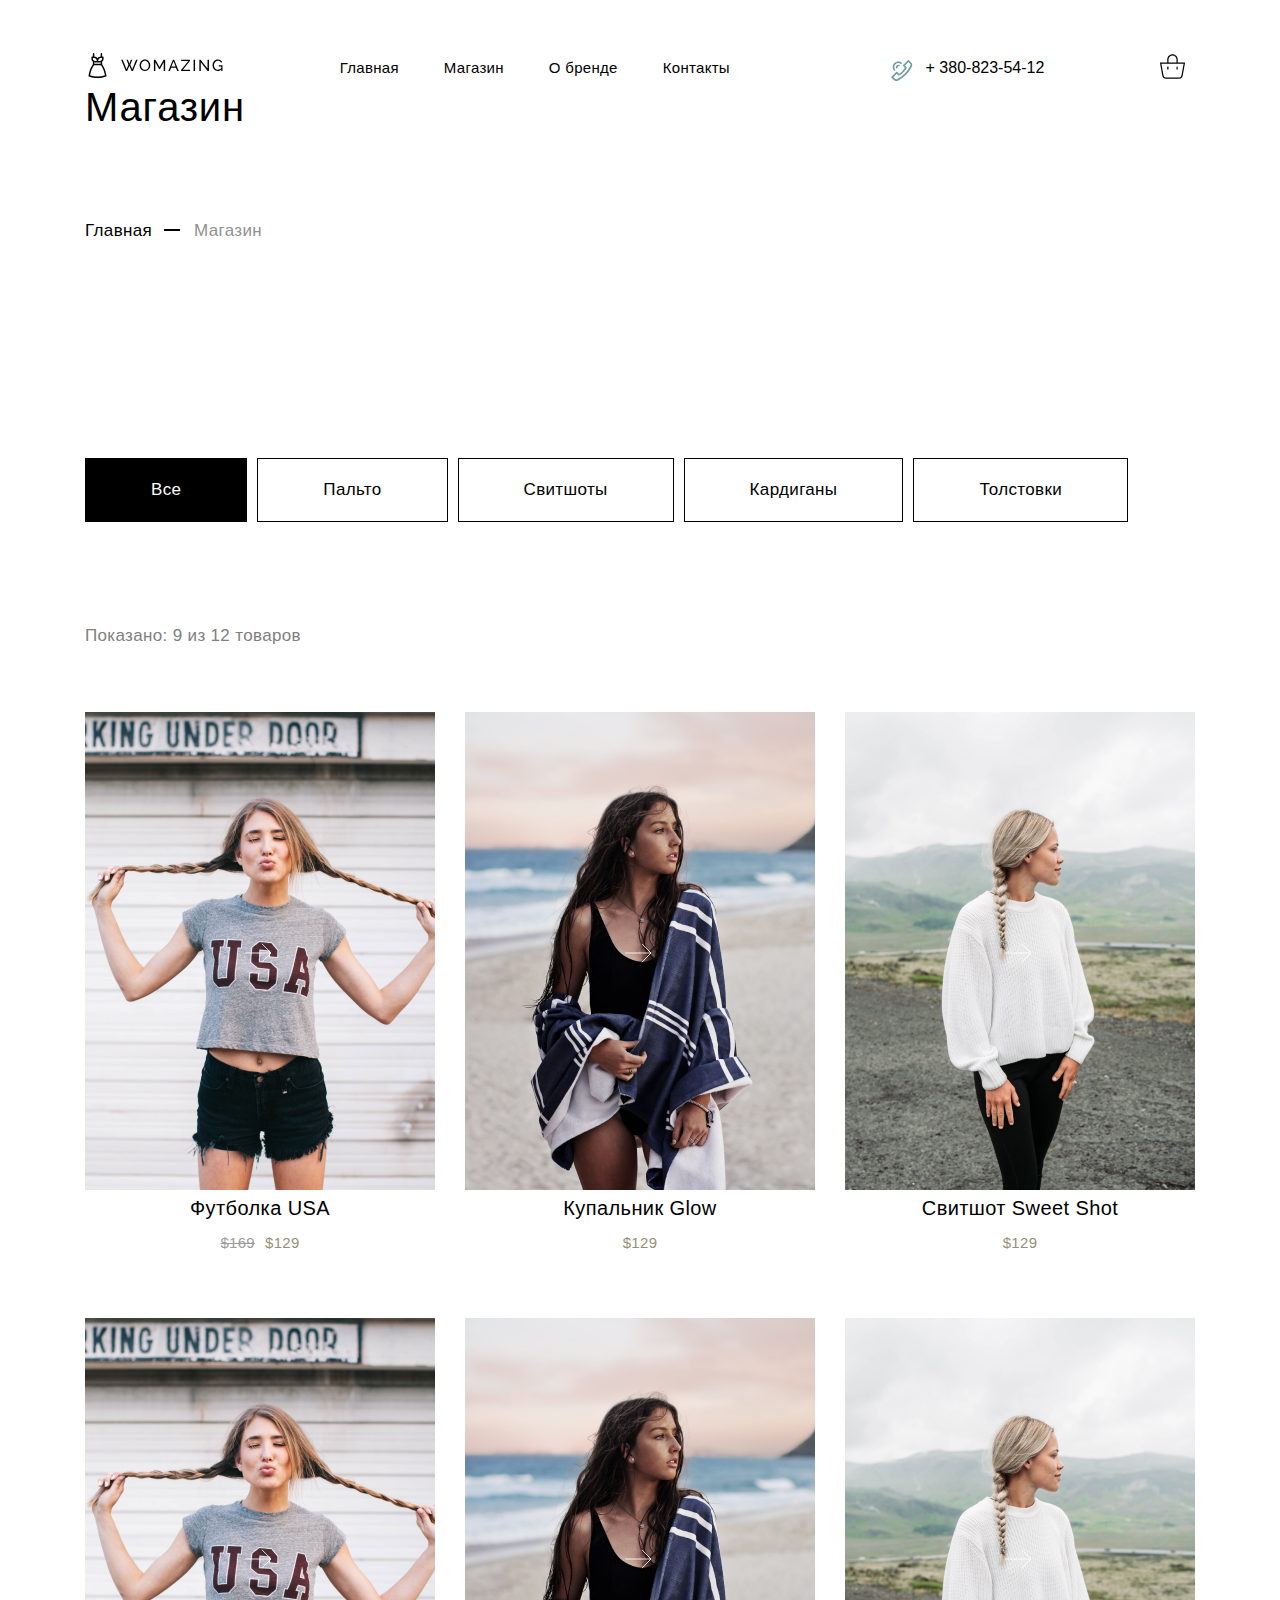
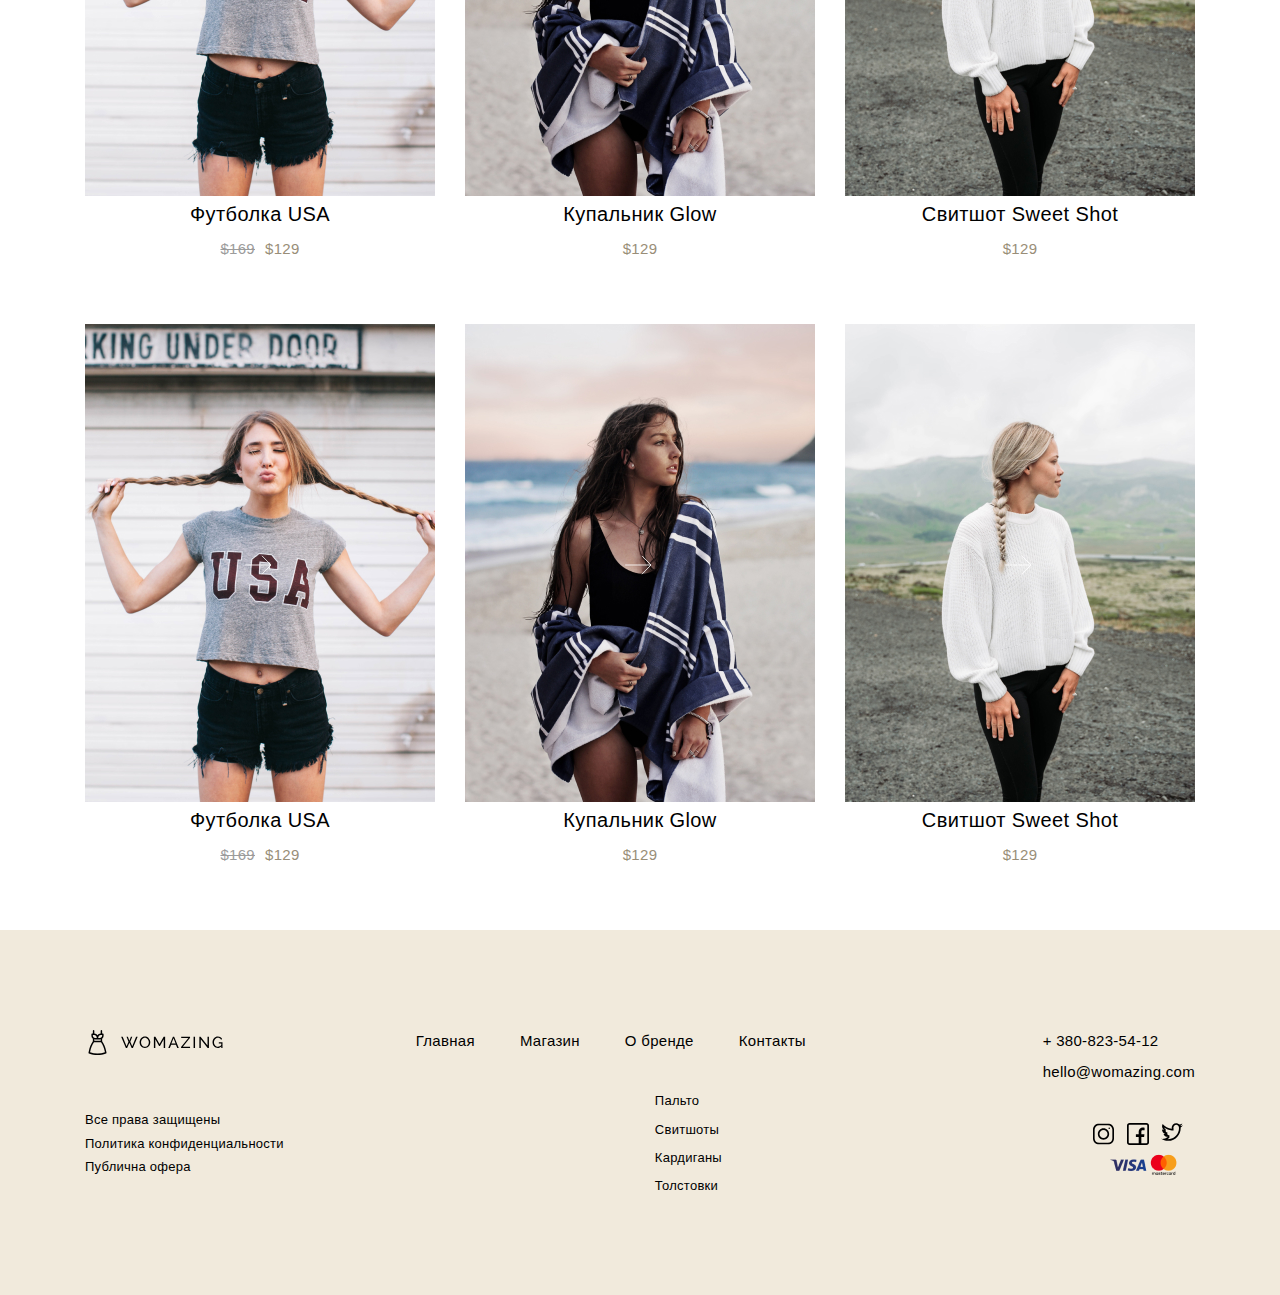
<file: shop.html>
<!DOCTYPE html>
<html lang="en">
<head>
    <meta charset="UTF-8">
    <meta http-equiv="X-UA-Compatible" content="IE=edge">
    <meta name="viewport" content="width=device-width, initial-scale=1.0">
    <link rel="stylesheet" href="./styles/style.css">
   <link rel="stylesheet" href="./styles/shop.css">
   <link rel="stylesheet" href="./styles/home.css">
   <title>Shop</title>
</head>
<body>
    <div class="container">
        <nav class="nav">
            <a class="logo" href="#">
              <img class="logo__img" src="./img/logo.svg" alt="logo" />
            </a>
            <ul class="nav__list">
              <li class="nav__item">
                <a class="nav__link" href="./index.html">Главная</a>
              </li>
              <li class="nav__item">
                <a class="nav__link" href="./shop.html">Магазин</a>
              </li>
              <li class="nav__item">
                <a class="nav__link" href="./about.html">О бренде</a>
              </li>
              <li class="nav__item">
                <a class="nav__link" href="./contacts.html">Контакты</a>
              </li>
            </ul>
  
            <a class="nav__phone" href="to:+3808235412">+ 380-823-54-12</a>
            <a class="nav__cart" href="#"></a>
            <button class="menu">
              <span class="menu__item">Menu</span>
            </button>
          </nav>
    </div>
    <main>
      <section class="shop">
        <div class="container">
          <h1 class="title">Магазин</h1>
          <ul class="crumbs">
            <li class="crumbs__item">
              <a class="crumbs__link" href="./index.html">Главная</a>
            </li>
            <li class="crumbs__item">Магазин</li>
          </ul>
          <ul class="shop__list">
            <li class="shop__item">
              <button class="shop__button shop__button-active">Все</button>
            </li>
            <li class="shop__item">
              <button class="shop__button">Пальто</button>
            </li>
            <li class="shop__item">
              <button class="shop__button">Свитшоты</button>
            </li>
            <li class="shop__item">
              <button class="shop__button">Кардиганы</button>
            </li>
            <li class="shop__item">
              <button class="shop__button">Толстовки</button>
            </li>
          </ul>
          <p class="shop__small-title">Показано: 9 из 12 товаров</p>
          <ul class="collection__list">
            <li class="collection__item">
              <article class="collection__article">
                <a href="./item.html" class="collection__link">
                  <div class="collection__image">
                    <img
                      alt="photo collection"
                      class="collection__img"
                      src="./img/home/collection/1.jpg"
                    />
                  </div>
                </a>
                <p class="collection__item-title">Футболка USA</p>
                <div class="collection__price">
                  <p class="collection__old-price">$169</p>
                  <p class="collection__new-price">$129</p>
                </div>
              </article>
            </li>
            <li class="collection__item">
              <article class="collection__article">
                <a href="./item.html" class="collection__link">
                  <div class="collection__image">
                    <img
                      alt="photo collection"
                      class="collection__img"
                      src="./img/home/collection/2.jpg"
                    />
                  </div>
                </a>
                <p class="collection__item-title">Купальник Glow</p>
                <div class="collection__price">
                  <p class="collection__new-price">$129</p>
                </div>
              </article>
            </li>
            <li class="collection__item">
              <article class="collection__article">
                <a href="./item.html" class="collection__link">
                  <div class="collection__image">
                    <img
                      alt="photo collection"
                      class="collection__img"
                      src="./img/home/collection/3.jpg"
                    />
                  </div>
                </a>
                <p class="collection__item-title">Свитшот Sweet Shot</p>
                <div class="collection__price">
                  <p class="collection__new-price">$129</p>
                </div>
              </article>
            </li>
          </ul>
          <ul class="collection__list">
            <li class="collection__item">
              <article class="collection__article">
                <a href="./item.html" class="collection__link">
                  <div class="collection__image">
                    <img
                      alt="photo collection"
                      class="collection__img"
                      src="./img/home/collection/1.jpg"
                    />
                  </div>
                </a>
                <p class="collection__item-title">Футболка USA</p>
                <div class="collection__price">
                  <p class="collection__old-price">$169</p>
                  <p class="collection__new-price">$129</p>
                </div>
              </article>
            </li>
            <li class="collection__item">
              <article class="collection__article">
                <a href="./item.html" class="collection__link">
                  <div class="collection__image">
                    <img
                      alt="photo collection"
                      class="collection__img"
                      src="./img/home/collection/2.jpg"
                    />
                  </div>
                </a>
                <p class="collection__item-title">Купальник Glow</p>
                <div class="collection__price">
                  <p class="collection__new-price">$129</p>
                </div>
              </article>
            </li>
            <li class="collection__item">
              <article class="collection__article">
                <a href="./item.html" class="collection__link">
                  <div class="collection__image">
                    <img
                      alt="photo collection"
                      class="collection__img"
                      src="./img/home/collection/3.jpg"
                    />
                  </div>
                </a>
                <p class="collection__item-title">Свитшот Sweet Shot</p>
                <div class="collection__price">
                  <p class="collection__new-price">$129</p>
                </div>
              </article>
            </li>
          </ul>
               <ul class="collection__list">
            <li class="collection__item">
              <article class="collection__article">
                <a href="./item.html" class="collection__link">
                  <div class="collection__image">
                    <img
                      alt="photo collection"
                      class="collection__img"
                      src="./img/home/collection/1.jpg"
                    />
                  </div>
                </a>
                <p class="collection__item-title">Футболка USA</p>
                <div class="collection__price">
                  <p class="collection__old-price">$169</p>
                  <p class="collection__new-price">$129</p>
                </div>
              </article>
            </li>
            <li class="collection__item">
              <article class="collection__article">
                <a href="./item.html" class="collection__link">
                  <div class="collection__image">
                    <img
                      alt="photo collection"
                      class="collection__img"
                      src="./img/home/collection/2.jpg"
                    />
                  </div>
                </a>
                <p class="collection__item-title">Купальник Glow</p>
                <div class="collection__price">
                  <p class="collection__new-price">$129</p>
                </div>
              </article>
            </li>
            <li class="collection__item">
              <article class="collection__article">
                <a href="./item.html" class="collection__link">
                  <div class="collection__image">
                    <img
                      alt="photo collection"
                      class="collection__img"
                      src="./img/home/collection/3.jpg"
                    />
                  </div>
                </a>
                <p class="collection__item-title">Свитшот Sweet Shot</p>
                <div class="collection__price">
                  <p class="collection__new-price">$129</p>
                </div>
              </article>
            </li>
          </ul>
        </div>
      </section>
    </main>

    <footer class="footer">
      <div class="container">
        <div class="footer__nav">
          <a class="logo" href="#">
            <img class="logo__img" src="./img/logo.svg" alt="logo" />
          </a>

          <ul class="nav__list">
            <li class="nav__item">
              <a class="nav__link" href="#">Главная</a>
            </li>
            <li class="nav__item">
              <a class="nav__link" href="./shop.html">Магазин</a>
            </li>
            <li class="nav__item">
              <a class="nav__link" href="./about.html">О бренде</a>
            </li>
            <li class="nav__item">
              <a class="nav__link" href="./contacts.html">Контакты</a>
            </li>
          </ul>
          <div class="footer__contacts">
            <a class="footer__phone" href="to:+3808235412">+ 380-823-54-12</a>
            <a class="footer__mail" href="mailto:hello@womazing.com"
              >hello@womazing.com</a
            >
          </div>
        </div>

        <div class="footer__items">
          <ul class="footer__copy">
            <li class="footer__copy-item">
              <p class="footer__copyright">Все права защищены</p>
            </li>
            <li class="footer__copy-item">
              <a class="footer__link" href="#">Политика конфиденциальности</a>
            </li>
            <li class="footer__copy-item">
              <a class="footer__link" href="#">Публична офера</a>
            </li>
          </ul>
          <ul class="footer__item">
            <li class="footer__clothing">
              <a class="footer__link" href="#">Пальто</a>
            </li>
            <li class="footer__clothing">
              <a class="footer__link" href="#">Свитшоты</a>
            </li>
            <li class="footer__clothing">
              <a class="footer__link" href="#">Кардиганы</a>
            </li>
              <li class="footer__clothing">
                <a class="footer__link" href="#">Толстовки</a>
            </li>
          </ul>
          
         <div class="footer__social-items">
          <ul class="footer__social">
            <li class="footer__social-item">
              <a class="footer__social-link footer--instagram" href="#">instagram</a>
            </li>
            <li class="footer__social-item">
              <a class="footer__social-link footer--facebook" href="#">Facebook</a>
              <li class="footer__social-item">
                <a class="footer__social-link footer--twitter" href="#">twitter</a>
            </li>
          </ul>
          <img class="footer__pay" src="./img/icons/visa-mastercard.png" alt="visa-mastercard" >
        </div>
        </div>
      </div>
    </footer>
    </div>
    <script src="./index.js"></script>
  </body>
</html>
</file>
<file: styles/style.css>
* {
  margin: 0;
  padding: 0;
  box-sizing: border-box;
}
*::before,
*::after {
  box-sizing: border-box;
}

ol,
ul,
menu {
  list-style: none;
}
a {
  text-decoration: none;
  color: inherit;
}
body {
  font-family: "Raleway", sans-serif;
  font-style: normal;
  font-weight: 400;
  min-height: 100vh;
  display: flex;
  flex-direction: column;
  justify-content: space-between;
}
.container {
  max-width: 1140px;
  width: 100%;
  margin: 0 auto;
  padding: 0 15px;
}

.title {
  font-weight: 500;
  font-size: 40px;
  line-height: 110%;
  letter-spacing: 0.02em;
  color: #000;
  margin-bottom: 90px;
}
.page-title {
  font-weight: 500;
  font-size: 55px;
  line-height: 110%;
  letter-spacing: 00.02em;
}
.primary__btn {
  padding: 20px 50px;
  background-color: #6e9c9f;
  font-size: 17px;
  line-height: 138.9%;
  text-align: center;
  letter-spacing: 0.02em;
  color: #fff;
  cursor: pointer;
  border: none;
}
@media screen and (max-width: 992px) {
  .primary__btn {
    padding: 20px 20px;
  }
}
@media screen and (max-width: 480px) {
  .container {
    padding: 0 5px;
  }
}
/* /nav/ */
.nav {
  display: flex;
  padding-top: 50px;
  justify-content: space-between;
  align-items: center;
}
.nav__list {
  display: flex;
}
.nav__item {
  margin-right: 45px;
}
.nav__link {
  font-size: 15px;
  line-height: 140%;
  letter-spacing: 0.02em;
  color: #000;
}
.nav__link:last-child {
  margin-right: 0;
}
.nav__link:hover {
  font-weight: 700;
  font-size: 15px;
  line-height: 140%;
  letter-spacing: 0.02em;
  color: #6e9c9f;
  transition: color 0.3s linear;
}
.nav__phone {
  padding-left: 35px;
  position: relative;
}
.nav__phone::before {
  content: "";
  position: absolute;
  width: 25px;
  height: 25px;
  left: 0;
  top: -3px;
  background-repeat: no-repeat;
  background-size: contain;
  background-image: url(../img/icons/call.svg);
}
.nav__cart {
  position: relative;
  display: block;
  width: 35px;
  height: 35px;
}
.nav__cart::before {
  content: "";
  position: absolute;
  width: 25px;
  height: 25px;
  left: 0;
  top: 4px;
  background-repeat: no-repeat;
  background-size: contain;
  background-image: url(../img/icons/cart.svg);
}
.menu {
  position: relative;
  border: none;
  z-index: 15;
  cursor: pointer;
  display: none;
  width: 35px;
  height: 20px;
  background-color: transparent;
}
.menu__item {
  width: 35px;
  height: 3px;
  background-color: #000;
  display: block;
  font-size: 0;
  position: relative;
  transition: all 0.3s ease-in;
}
.menu__item::after,
.menu__item::before {
  content: "";
  position: absolute;
  width: 35px;
  height: 3px;
  background-color: #000;
  left: 0;
}
.menu__item::before {
  top: 10px;
}
.menu__item::after {
  bottom: 10px;
}

.active__btn .menu__item::before {
  transform: rotate(45deg);
  transition: transform 0.3s ease-in;
  top: 0px;
}
.active__btn .menu__item::after {
  transform: rotate(-45deg);
  transition: transform 0.3s ease-in;
  bottom: 0px;
}

@media screen and (max-width: 992px) {
  .nav__list {
    position: absolute;
    top: 0;
    right: -15px;
    background-color: #f1eadc;
    flex-direction: column;
    align-items: center;
    z-index: 10;
    width: 45vw;
    height: 100vh;
    transform: translateY(-1450px);
    opacity: 0;
  }
  .active {
    transform: translateY(0px);
    transition: transform, opacity 0.3s linear;
    opacity: 1;
  }
  .nav__item {
    padding: 20px 10px;

    font-weight: 700;
  }
  .nav__item:first-child {
    padding-top: 100px;
  }
  .menu {
    display: block;
  }
  .nav__link {
    font-size: 40px;
  }
}
@media screen and (max-width: 768px) {
  .nav__list {
    width: 100vh;
  }
}
@media screen and (max-width: 480px) {
  .nav {
    padding-top: 20px;
  }
  .nav__phone {
    padding-left: 0;
  }
  .nav__phone::before {
    width: 0;
    height: 0;
  }
}

/* ----------------------------------- */
/* ---------footer-------------------- */
/* ----------------------------------- */

.footer {
  padding: 100px 0;
  background-color: #f1eadc;
}
.footer__nav {
  display: flex;
  justify-content: space-between;
  margin-bottom: 10px;
}
.footer__contacts {
  display: flex;
  flex-direction: column;
}
.footer__phone {
  font-size: 15px;
  line-height: 140%;
  letter-spacing: 0.02em;
  margin-bottom: 10px;
}
.footer__mail {
  font-size: 15px;
  line-height: 140%;
  letter-spacing: 0.02em;
}
.footer__items {
  display: flex;
  justify-content: space-between;
  align-items: center;
  font-size: 13px;
  line-height: 140%;
  letter-spacing: 0.02em;
}
.footer__items-clothing {
  display: flex;
  flex-direction: column;
}
.footer__copy-item {
  margin-bottom: 5px;
}
.footer__copy-item:last-child {
  margin-bottom: 0;
}
.footer__clothing {
  margin-bottom: 10px;
}
.footer__clothing:last-child {
  margin-bottom: 0;
}
.footer__social {
  display: flex;
}
.footer__social-item {
  width: 22px;
  height: 22px;
  margin-right: 12px;
}
.footer__social-link {
  font-size: 0;
  position: relative;
}
.footer__social-link::before {
  content: "";
  position: absolute;
  bottom: 0;
  left: 0;
  width: 22px;
  height: 22px;
  background-repeat: no-repeat;
  background-size: contain;
}
.footer--instagram::before {
  background-image: url(../img/icons/instagram.svg);
}
.footer--facebook::before {
  background-image: url(../img/icons/facebook.svg);
}
.footer--twitter::before {
  background-image: url(../img/icons/twitter.svg);
}
.footer__pay {
  object-fit: cover;
  width: 68px;
}

@media screen and(max-witdth: 768px) {
  .footer {
    padding: 50px 0;
  }
  .footer__nav {
    margin-bottom: 30px;
  }
  .footer__items {
    align-items: flex-start;
  }
}
@media screen and(max-witdth: 480px) {
  .footer__items {
    flex-wrap: wrap;
  }
  .footer__social-items {
    width: 100%;
  }
}
.footer__social-items {
  padding-top: 20px;
  display: flex;
  flex-direction: column;
  align-items: center;
}

/* ! Crumbs */

.crumbs {
  display: flex;
  align-items: center;
  margin-bottom: 215px;
}
.crumbs__item {
  margin-right: 42px;
  position: relative;
}
.crumbs__item:last-child {
  margin-right: 0;
  font-weight: 500;
  font-size: 17px;
  line-height: 140%;
  letter-spacing: 0.02em;
  color: #919191;
}
.crumbs__item:last-child::after {
  height: 0;
}
.crumbs__item::after {
  content: "";
  position: absolute;
  width: 16px;
  height: 2px;
  right: -28px;
  top: 10px;
  background-color: #000;
}
.crumbs__link {
  font-weight: 500;
  font-size: 17px;
  line-height: 140%;
  letter-spacing: 0.02em;
}
@media screen and (max-width: 992px) {
  .crumbs {
    margin-bottom: 100px;
  }
}
@media screen and (max-width: 480px) {
  .crumbs {
    margin-bottom: 50px;
  }
}
</file>
<file: styles/home.css>
/* home */
.home {
  position: relative;
  margin-bottom: 130px;
}
.home__inner {
  display: flex;
  align-items: center;
  justify-content: space-between;
  padding-top: 41px;
}
.home__descr {
  padding-left: 15px;
  max-width: 565px;
  width: 100%;
}
.home__title {
  font-weight: 500;
  font-size: 55px;
  line-height: 110%;
  letter-spacing: 0.02em;
  margin-bottom: 45px;
}
.home__subtitle {
  font-size: 20px;
  line-height: 140%;
  letter-spacing: 0.02em;
  margin-bottom: 50px;
  max-width: 385px;
  width: 100%;
  text-align: right;
}
.home__link {
  display: flex;
}
.home__bottom {
  background-color: rgba(110, 156, 159, 0.1);
  width: 67px;
  height: 67px;
  display: block;
  font-size: 0;
  position: relative;
}
.home__bottom::before {
  content: "";
  position: absolute;
  width: 14px;
  height: 28px;
  top: 19px;
  left: 25px;
  background-image: url(../img/icons/arrow.svg);
}
.home__shop {
  padding: 22px 50px;
  font-size: 17px;
  line-height: 138.9%;
  text-align: center;
  letter-spacing: 0.02em;
  color: #fff;
  background-color: #6e9c9f;
}
.home__images {
  position: relative;
  display: block;
  z-index: 0;
}
.home__images::before,
.home__images::after {
  content: "";
  position: absolute;
  background-repeat: no-repeat;
  background-size: contain;
  background-position: center top;
}
.home__images::before {
  background-image: url(../img/home/bg2.jpg);
  bottom: -60px;
  left: -110px;
  width: 190px;
  height: 315px;
}

.home__images::after {
  background-image: url(../img/home/bg3.jpg);
  top: -25px;
  right: -45px;
  width: 165px;
  height: 165px;
}
@media screen and (max-width: 1224px) {
  .home__title {
    max-width: 490px;
    width: 100%;
  }
  .home__images::after {
    width: 0px;
    height: 0;
  }
  .home__images::before {
    width: 0;
    height: 0;
  }
}
@media screen and (max-width: 992px) {
  .home__img {
    max-width: 450px;
    width: 100%;
  }
  .home__title {
    font-size: 46px;
    line-height: 100%;
    margin-bottom: 30px;
    margin-right: 0;
    max-width: 490px;
    width: 100%;
  }
}

@media screen and (max-width: 768px) {
 .home__inner{
  flex-direction: column-reverse;
 }
  .home__descr{
  padding-left: 0;
  padding-bottom: 100px;
 }
  .home__images {
    margin-bottom: 50px;
  }
  .home__images::before {
    bottom: -85px;
    left: -17px;
  }
.home__title{
  max-width: 100%;
}
.home__subtitle{
  max-width: 100%;
  text-align: left;
}
.home__link{
  justify-content: center;
}
}
@media screen and (max-width: 480px) {
  .nav {
    padding-top: 20px;
  }
  .home__inner {
    padding-top: 20px;
  }
  .home__descr {
    padding-left: 0;
  }
  .home__link {
    justify-content: center;
  }
  .home__img {
    max-width: 300px;
  }
  .home__title {
    font-size: 36px;
  }
  .home__subtitle {
    font-size: 16px;
  }
}

/*-----------------------------*/
/* --------collection----------*/
/*-----------------------------*/

.collection__list {
  display: flex;
  margin-bottom: 65px;
}
.collection__item {
  margin-right: 30px;
}
.collection__item:last-child {
  margin-right: 0;
}
.collection__image {
  position: relative;
}
.collection__image::before {
  content: "";
  top: 0;
  right: 0;
  bottom: 0;
  left: 0;
  width: 100%;
  height: 100%;
  position: absolute;
  background-color: transparent;
  transition: background-color 0.3s linear;
}
.collection__image::after {
  content: "";
  top: 50%;
  left: 50%;
  transform: translate(-50%, -50%);
  width: 30px;
  height: 20px;
  position: absolute;
  background-image: url(../img/icons/collection_arrow.svg);
  background-repeat: no-repeat;
  background-size: contain;
}
.collection__img {
  max-width: 350px;
  width: 100%;
}
.collection__link:hover .collection__image::before {
  background-color: rgba(110, 156, 159, 0.64);
}
.collection__link:hover .collection__image::after {
  background-image: url(../img/icons/collection_arrow.svg);
}
.collection__item-title {
  font-weight: 500;
  font-size: 20px;
  line-height: 140%;
  letter-spacing: 0.02em;
  text-align: center;
  margin-bottom: 10px;
}
.collection__price {
  display: flex;
  align-items: center;
  justify-content: center;
}
.collection__old-price {
  font-weight: 500;
  font-size: 15px;
  line-height: 140%;
  letter-spacing: 0.02em;
  text-decoration-line: line-through;
  color: #9c9c9c;
  margin-right: 10px;
}
.collection__new-price {
  font-weight: 500;
  font-size: 15px;
  line-height: 140%;
  letter-spacing: 0.02em;
  color: #998e78;
  text-align: center;
}
@media (max-width: 768px) {
  .collection__item {
    padding-bottom: 300px;
  }
}
.collection__shop-link {
  width: 243px;
  padding: 22px 40px;
  border: 1px solid #6e9c9f;
  font-size: 17px;
  line-height: 138.9%;
  text-align: center;
  letter-spacing: 0.02em;
  color: #6e9c9f;
  display: block;
  margin: 0 auto;
}

@media screen and (max-width:768px){
  .collection__item{
    margin-right: 15px;
  }
}
@media screen and (max-width:480px){
.collection__item{
  margin-right: 10px;
}

.collection__item-title{
  font-size: 14px;
  padding-top: 15px;
}
}
/*------------------*/
/* important */
/*------------------*/
.important {
  padding: 130px 0;
}
.important__list {
  display: flex;
  justify-content: space-between;
}
.important__item {
  margin-right: 30px;
  padding-top: 100px;
  position: relative;
}
.important__item::before {
  content: "";
  position: absolute;
  left: 0;
  top: 0;
  width: 64px;
  height: 63px;
  background-repeat: no-repeat;
  background-size: contain;
}
.important__item:last-child {
  margin-right: 0;
}
.important__item--quality::before {
  background-image: url(../img/home/important/1.svg);
}
.important__item--speed::before {
  background-image: url(../img/home/important/2.svg);
}
.important__item--responsibility::before {
  background-image: url(../img/home/important/3.svg);
}
.important__item-title {
  font-weight: 500;
  font-size: 25px;
  line-height: 140%;
  letter-spacing: 0.02em;
}
.important__item-description {
  max-width: 305px;
  width: 100%;
  font-weight: 500;
  font-size: 17px;
  line-height: 140%;
  letter-spacing: 0.02em;
}
@media screen and(max-witdth: 768px) {
  .important__list {
    flex-wrap: wrap;
    justify-content: center;
  }
  .important__item {
    margin: 5px;
  }
  .important__item::before {
    top: 25px;
    left: 65px;
    width: 50px;
    height: 50px;
  }
}
@media screen and(max-witdth: 480px) {
  .important__item::before {
    top: 25%;
    left: 50%;
    transform: translate(-50%, -50%);
    width: 50px;
    height: 50px;
  }
  .important__item-title {
    text-align: center;
  }
  .important__item-description {
    max-width: 100%;
  }
}
/* -------------------- */
/* team */
/* ------------------------ */
.team {
  padding-bottom: 130px;
}
.team__inner {
  display: flex;
  justify-content: space-between;
  align-items: center;
}
.team__img {
  margin-right: 10px;
}
.team__title {
  font-weight: 500;
  font-size: 25px;
  line-height: 140%;
  letter-spacing: 0.02em;
  margin-bottom: 30px;
}
.team__description {
  width: 255px;
}
.team__text {
  font-weight: 500;
  font-size: 17px;
  line-height: 140%;
  letter-spacing: 0.02em;
  margin-bottom: 30px;
}
.team__link {
  font-weight: 500;
  font-size: 17px;
  line-height: 140%;
  letter-spacing: 0.02em;
  color: #6e9c9f;
}

@media screen and(max-width: 1224px) {
  .team__img {
    max-width: 675px;
    width: 100%;
  }
}

@media screen and(max-width: 992px) {
  .team__inner {
    flex-direction: column;
  }
  .team__img {
    margin-bottom: 25px;
  }
  .team__description {
    max-width: 675px;
    width: 100%;
  }
}
</file>
<file: styles/about.css>
.about {
  padding: 190px 0 130px;
}
.about__title {
  font-weight: 500;
  font-size: 55px;
  line-height: 110%;
  letter-spacing: 0.02em;
  margin-bottom: 25px;
}
.about__inner {
  display: flex;
  justify-content: space-between;
  align-items: center;
  margin-bottom: 130px;
}
.about__description {
  max-width: 545px;
  width: 100%;
}
.about__img {
  max-width: 445px;
  width: 100%;
  max-height: 545px;
  height: 100%;
  margin-right: 20px;
}
.about__item-title {
  font-weight: 500;
  font-size: 25px;
  line-height: 140%;
  letter-spacing: 0.02em;
  margin-bottom: 45px;
}

.about__text {
  font-weight: 500;
  font-size: 17px;
  line-height: 140%;
  letter-spacing: 0.02em;
  margin-bottom: 30px;
}

.about__text:last-child {
  margin-bottom: 0;
}

.about--reverse {
  order: 2;
  margin: 0 0 0 20px;
}

.about__link {
  display: block;
  max-width: 260px;
  width: 100%;
  margin: 0 auto;
}
@media screen and (max-width: 992px) {
  .about {
    padding: 100px 0 100px;
  }
  .about__img {
    max-width: 375px;
  }
}
@media screen and (max-width: 768px) {
  .about {
    padding: 75px 0 75px;
  }
  .about__inner {
    flex-direction: column;
  }
  .about__img {
    margin: 0 0 40px 0;
    max-width: 450px;
  }
  .about--reverse {
    order: 0;
    margin: 0 0 40px 0;
  }
}
@media screen and (max-width: 480px) {
  .about{
    padding: 25px 0 25px;
  }
}
</file>
<file: styles/cart.css>
.cart {
  padding: 190px 0 130px;
}
.cart__list {
  display: flex;
  justify-content: space-between;
  border-bottom: 1px solid #cccccc;
  padding-bottom: 25px;
}
.cart__item {
  max-width: 118px;
  width: 100%;
}
.cart__item:first-child {
  margin-right: 415px;
}
.cart__description {
  display: flex;
  justify-content: space-between;
  margin-right: 135px;
}
.cart__description-main {
  display: flex;
  align-items: center;
  margin-right: 135px;
}
.cart__delete {
  position: relative;
  margin-right: 45px;
  font-size: 0;
  border: none;
}
.cart__delete::before {
  content: "";
  position: absolute;
  width: 12px;
  height: 12px;
  left: 0;
  top: 82px;
  background-image: url(../img/icons/cros.svg);
}
.cart__name {
  font-weight: 500;
  font-size: 17px;
  line-height: 140%;
  letter-spacing: 0.02em;
}
.cart__price {
  font-weight: 500;
  font-size: 17px;
  line-height: 140%;
  letter-spacing: 0.02em;
}
.cart__amout {
  width: 47px;
  padding: 8px 0 16px 10px;
  text-align: center;
  font-size: 20px;
  line-height: 140%;
  letter-spacing: 0.02em;
}
.cart__price-full {
  font-weight: 500;
  font-size: 17px;
  line-height: 140%;
  letter-spacing: 0.02em;
}
.cart__cupon {
  display: flex;
  align-items: center;
  justify-content: space-between;
}
.cart__input {
  font-weight: 500;
  font-size: 17px;
  line-height: 140%;
  letter-spacing: 0.02em;
  color: #868686;
  border: none;
  border-bottom: 1px solid #000;
  padding-bottom: 25px;
  margin-right: 15px;
  outline: none;
}
.cart__input::placeholder {
  font-weight: 500;
  font-size: 17px;
  line-height: 140%;
  letter-spacing: 0.02em;
  color: #868686;
}
.cart__button {
  font-size: 17px;
  line-height: 138.9%;
  text-align: center;
  letter-spacing: 0.02em;
  color: #6e9c9f;
  background-color: #fff;
  padding: 22px 50px;
  border-bottom: 1px solid #6e9c9f;
}
.cart__total {
  display: flex;
  flex-direction: column;
  max-width: 540px;
  width: 100%;
  margin-left: auto;
}
.cart__total-about {
  display: flex;
  margin-bottom: 30px;
}
.cart__total-title {
  font-weight: 500;
  font-size: 17px;
  line-height: 140%;
  letter-spacing: 0.02em;
  color: #000000;
  margin-right: 20px;
}
.cart__total-price {
  font-weight: 500;
  font-size: 17px;
  line-height: 140%;
  letter-spacing: 0.02em;
  color: #000000;
}
.cart__total-inner{
  display: flex;
}
.cart__about{
  max-width: 290px;
  width: 100%;
  padding: 15px 30px;
  background-color: #f1eadc;
  margin-right: 15px;
  display: flex;
  align-items: center;
  justify-content: space-between;
  font-weight: 500;
  font-size: 25px;
  line-height: 140%;
  letter-spacing: 0.02em;
}
.cart__btn{
  bottom: 20px 45px;
}
</file>
<file: styles/contacts.css>
.contacts {
  padding: 190px 0 130px;
}
.contacts__img {
  max-width: 1109px;
  width: 100%;
  margin-bottom: 130px;
}
.contacts__list {
  display: flex;
  margin-bottom: 130px;
}
.contacts__item {
  margin-right: 110px;
}
.contacts__item:last-child {
  margin-right: 0;
}
.contacts__name {
  margin-bottom: 20px;
}
.contacts__small-title {
  font-size: 25px;
  line-height: 140%;
  letter-spacing: 0.02em;
  margin-bottom: 60px;
}
.contacts__form {
  display: flex;
  flex-direction: column;
  max-width: 445px;
  width: 100%;
}
.contacts__input {
  margin-bottom: 35px;
  border: none;
  border-bottom: 1px solid #000;
  padding-bottom: 15px;
  outline: none;
  font-weight: 500px;
  font-size: 17px;
  line-height: 140%;
  letter-spacing: 0.02em;
  color: #868686;
  max-width: 350px;
  width: 100%;
}
.contacts__input::placeholder {
  font-weight: 500px;
  font-size: 17px;
  line-height: 140%;
  letter-spacing: 0.02em;
  color: #868686;
}
.contacts__input:last-child {
  margin-bottom: 0;
}
.contacts__textarea {
  margin-bottom: 35px;
  border: none;
  border-bottom: 1px solid #000;
  min-height: 135px;
  max-height: 170px;
  resize: vertical;
  outline: none;
  font-weight: 500;
  font-size: 17px;
  line-height: 140%;
  letter-spacing: 0.02em;
  color: #868686;
  margin-bottom: 35px;
}
.contacts__textarea::placeholder {
  font-weight: 500;
  font-size: 17px;
  line-height: 140%;
  letter-spacing: 0.02em;
  color: #868686;
}
</file>
<file: styles/shop.css>
.shop__list {
  display: flex;
  flex-wrap: wrap;
  margin-bottom: 92px;
}
.shop__item {
  margin-right: 10px;
  margin-bottom: 10px;
}
.shop__item:last-child{
    margin-right: 0;
}
.shop__button {
  background-color: #fff;
  border: 1px solid #000000;
  padding: 19px 65px;
  cursor: pointer;
  font-size: 17px;
  line-height: 140%;
  letter-spacing: 0.02em;
  
}
.shop__button-active {
  background-color: #000;
  color: #fff;
}
.shop__small-title{
font-size: 17px;
line-height: 140%;
letter-spacing: 0.02em;
color: #808080;
margin-bottom: 65px;
}
</file>
